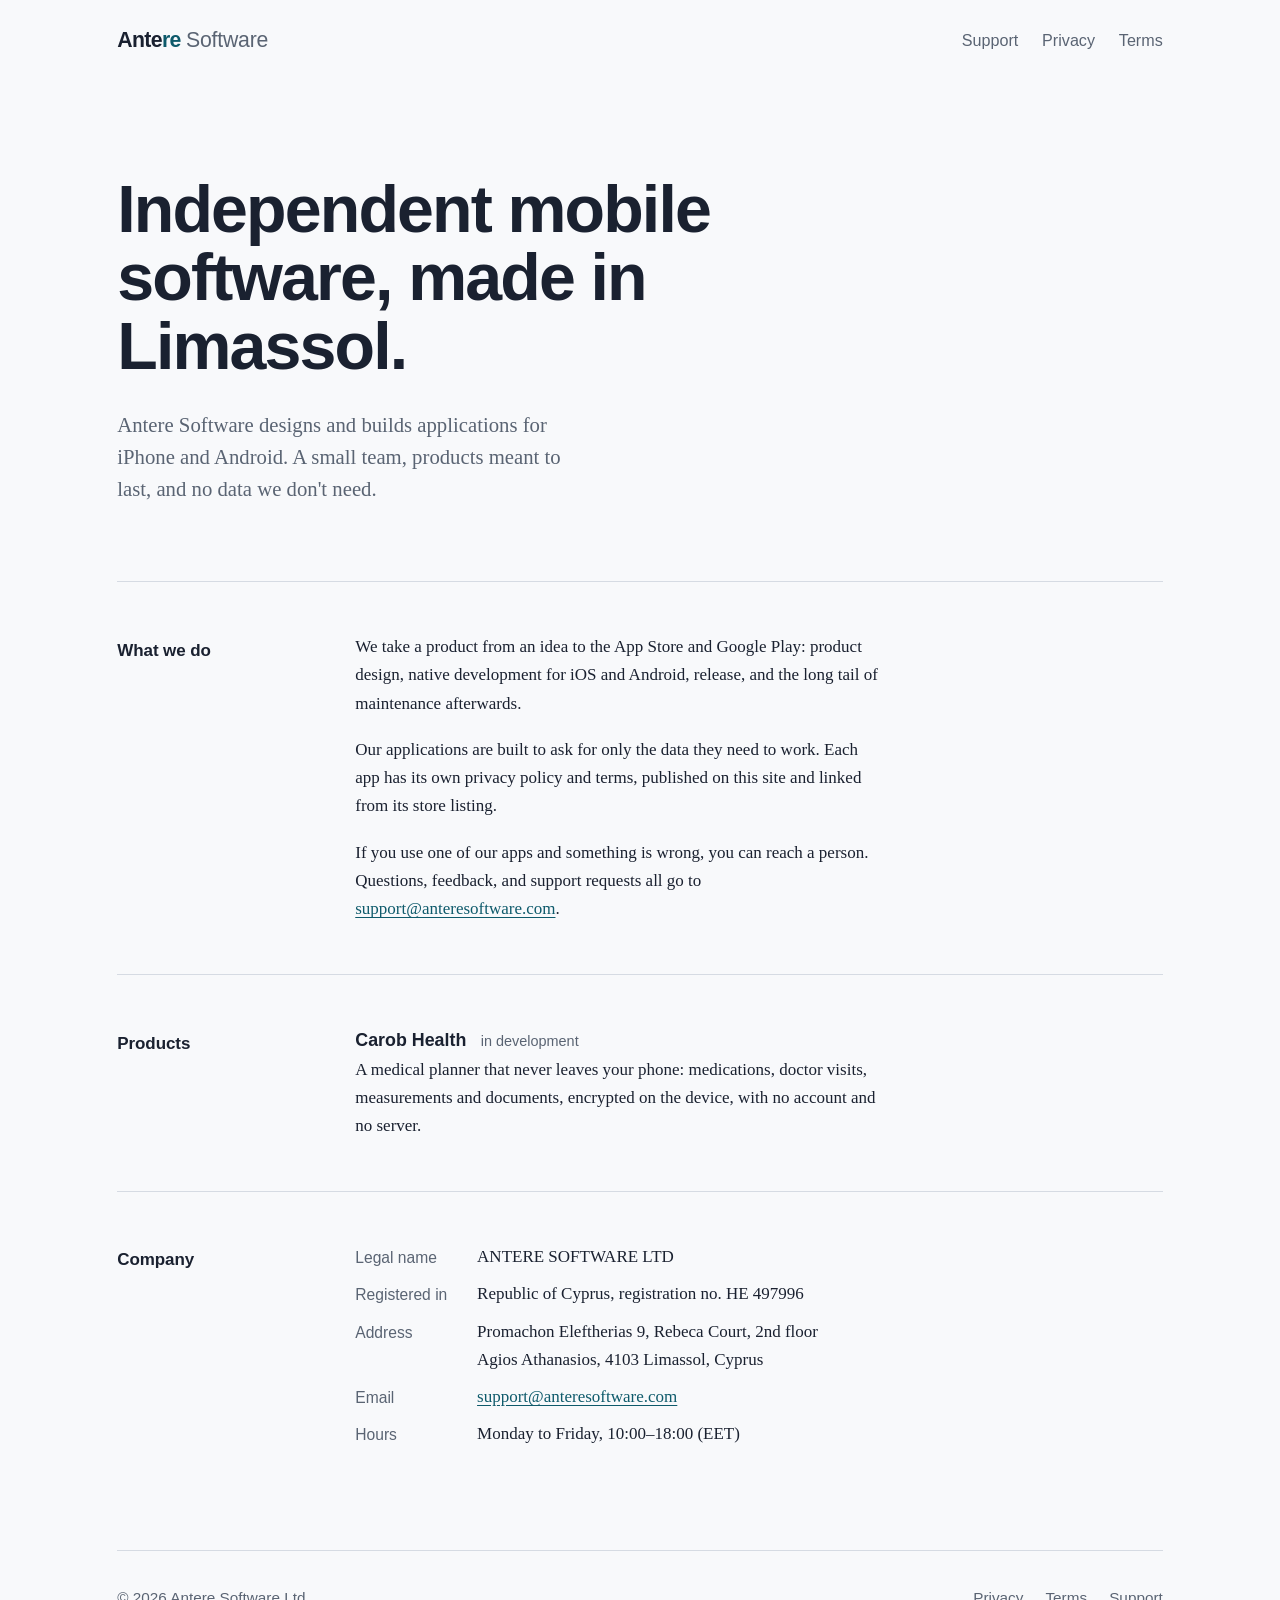
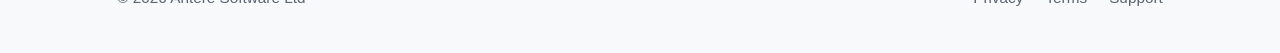
<file: index.html>
<!doctype html>
<html lang="en">
<head>
  <meta charset="utf-8">
  <meta name="viewport" content="width=device-width, initial-scale=1">
  <meta name="color-scheme" content="light dark">
  <script>if(/[?&]embed(=|&|$)/.test(location.search))document.documentElement.classList.add('embed')</script>
  <title>Antere Software — mobile apps for iPhone and Android, Limassol, Cyprus</title>
  <meta name="description" content="Antere Software Ltd is an independent software company in Limassol, Cyprus. We design and build mobile applications for iOS and Android.">
  <link rel="stylesheet" href="style.css?v=2">
  <link rel="icon" href="favicon.svg" type="image/svg+xml">
</head>
<body>
<div class="wrap">

  <header class="site-header">
    <a class="brand" href="/" aria-label="Antere Software home">Ante<span class="re">re</span> <span class="co">Software</span></a>
    <nav class="site-nav" aria-label="Site">
      <a href="/support.html">Support</a>
      <a href="/privacy.html">Privacy</a>
      <a href="/terms.html">Terms</a>
    </nav>
  </header>

  <main>
    <section class="hero">
      <h1>Independent mobile software, made in Limassol.</h1>
      <p>Antere Software designs and builds applications for iPhone and Android. A small team, products meant to last, and no data we don't need.</p>
    </section>

    <section class="row" aria-labelledby="what">
      <h2 id="what">What we do</h2>
      <div class="content">
        <p>We take a product from an idea to the App Store and Google Play: product design, native development for iOS and Android, release, and the long tail of maintenance afterwards.</p>
        <p>Our applications are built to ask for only the data they need to work. Each app has its own privacy policy and terms, published on this site and linked from its store listing.</p>
        <p>If you use one of our apps and something is wrong, you can reach a person. Questions, feedback, and support requests all go to <a href="mailto:support@anteresoftware.com">support@anteresoftware.com</a>.</p>
      </div>
    </section>

    <section class="row" aria-labelledby="products">
      <h2 id="products">Products</h2>
      <div class="content">
        <p class="product">
          <a href="/apps/carob-health/">Carob Health</a>
          <span class="product-status">in development</span><br>
          A medical planner that never leaves your phone: medications, doctor visits, measurements and documents, encrypted on the device, with no account and no server.
        </p>
      </div>
    </section>

    <section class="row" aria-labelledby="company">
      <h2 id="company">Company</h2>
      <div class="content">
        <dl class="facts">
          <dt>Legal name</dt>
          <dd>ANTERE SOFTWARE LTD</dd>

          <dt>Registered in</dt>
          <dd>Republic of Cyprus, registration no. HE 497996</dd>

          <dt>Address</dt>
          <dd>Promachon Eleftherias 9, Rebeca Court, 2nd floor<br>Agios Athanasios, 4103 Limassol, Cyprus</dd>

          <dt>Email</dt>
          <dd><a href="mailto:support@anteresoftware.com">support@anteresoftware.com</a></dd>

          <!-- Uncomment once you have a public business number:
          <dt>Phone</dt>
          <dd>+357 00 000000</dd>
          -->

          <dt>Hours</dt>
          <dd>Monday to Friday, 10:00–18:00 (EET)</dd>
        </dl>
      </div>
    </section>
  </main>

  <footer class="site-footer">
    <div>© 2026 Antere Software Ltd</div>
    <nav aria-label="Legal">
      <a href="/privacy.html">Privacy</a>
      <a href="/terms.html">Terms</a>
      <a href="/support.html">Support</a>
    </nav>
  </footer>

</div>
</body>
</html>
</file>
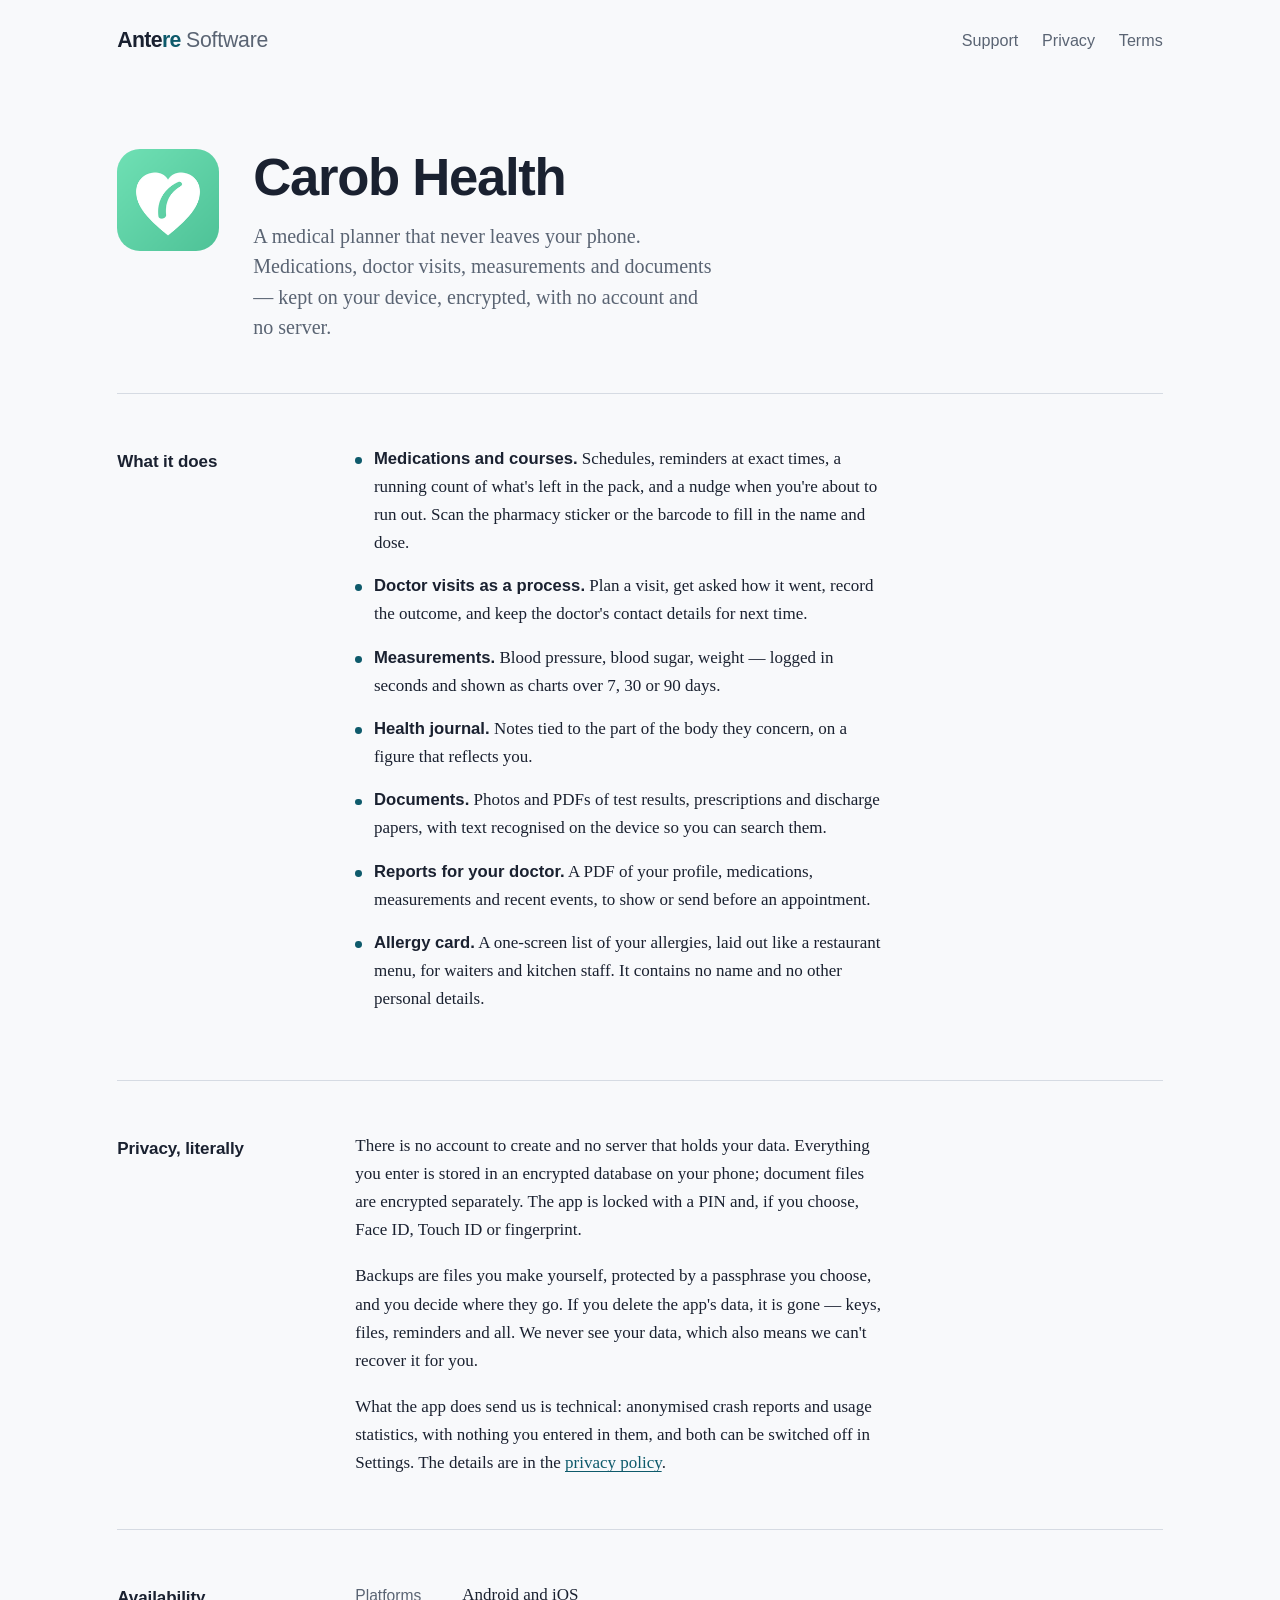
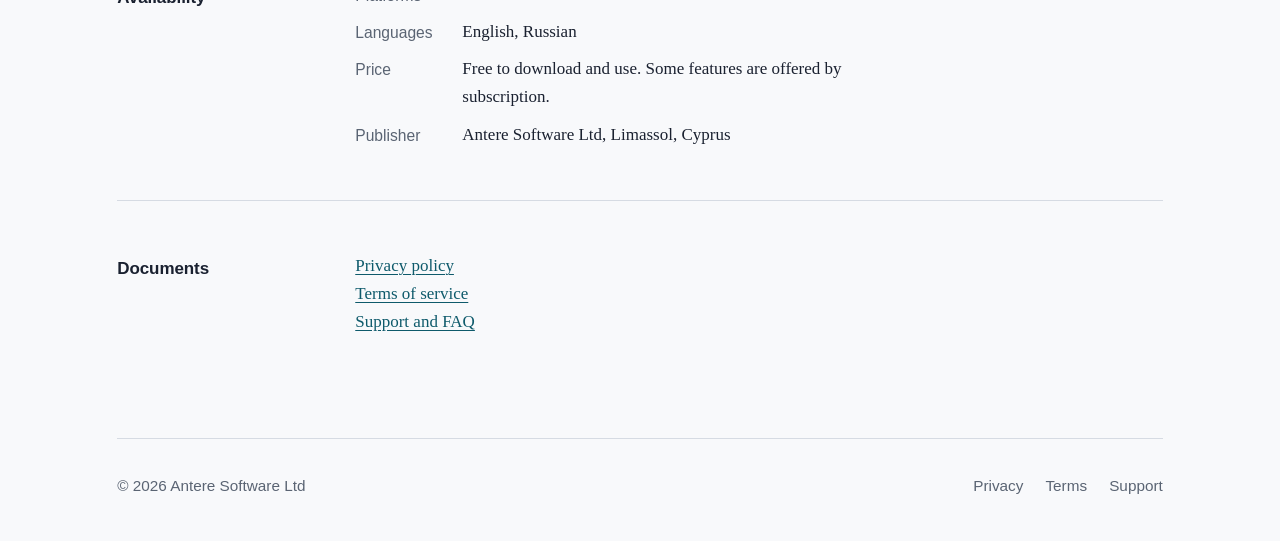
<file: apps/carob-health/index.html>
<!doctype html>
<html lang="en">
<head>
  <meta charset="utf-8">
  <meta name="viewport" content="width=device-width, initial-scale=1">
  <meta name="color-scheme" content="light dark">
  <script>if(/[?&]embed(=|&|$)/.test(location.search))document.documentElement.classList.add('embed')</script>
  <title>Carob Health — a private medical planner for your phone</title>
  <meta name="description" content="Carob Health keeps medications, doctor visits, measurements and medical documents on your device, encrypted, with no account and no server. By Antere Software.">
  <link rel="stylesheet" href="/style.css?v=2">
  <link rel="icon" href="/favicon.svg" type="image/svg+xml">
</head>
<body>
<div class="wrap">

  <header class="site-header">
    <a class="brand" href="/" aria-label="Antere Software home">Ante<span class="re">re</span> <span class="co">Software</span></a>
    <nav class="site-nav" aria-label="Site">
      <a href="/support.html">Support</a>
      <a href="/privacy.html">Privacy</a>
      <a href="/terms.html">Terms</a>
    </nav>
  </header>

  <main>
    <section class="app-hero">
      <img src="/apps/carob-health/icon-192.png" srcset="/apps/carob-health/icon-384.png 2x" alt="Carob Health app icon: a white heart with a carob pod on a teal background">
      <div>
        <h1>Carob Health</h1>
        <p class="tagline">A medical planner that never leaves your phone. Medications, doctor visits, measurements and documents — kept on your device, encrypted, with no account and no server.</p>
      </div>
    </section>

    <!-- Store badges: download the official assets from Apple and Google and link
         them here once the app is live. Do not draw your own.
         Apple: https://developer.apple.com/app-store/marketing/guidelines/
         Google: https://play.google.com/intl/en_us/badges/ -->

    <section class="row" aria-labelledby="what">
      <h2 id="what">What it does</h2>
      <div class="content">
        <ul class="feature-list">
          <li><strong>Medications and courses.</strong> Schedules, reminders at exact times, a running count of what's left in the pack, and a nudge when you're about to run out. Scan the pharmacy sticker or the barcode to fill in the name and dose.</li>
          <li><strong>Doctor visits as a process.</strong> Plan a visit, get asked how it went, record the outcome, and keep the doctor's contact details for next time.</li>
          <li><strong>Measurements.</strong> Blood pressure, blood sugar, weight — logged in seconds and shown as charts over 7, 30 or 90 days.</li>
          <li><strong>Health journal.</strong> Notes tied to the part of the body they concern, on a figure that reflects you.</li>
          <li><strong>Documents.</strong> Photos and PDFs of test results, prescriptions and discharge papers, with text recognised on the device so you can search them.</li>
          <li><strong>Reports for your doctor.</strong> A PDF of your profile, medications, measurements and recent events, to show or send before an appointment.</li>
          <li><strong>Allergy card.</strong> A one-screen list of your allergies, laid out like a restaurant menu, for waiters and kitchen staff. It contains no name and no other personal details.</li>
        </ul>
      </div>
    </section>

    <section class="row" aria-labelledby="privacy">
      <h2 id="privacy">Privacy, literally</h2>
      <div class="content">
        <p>There is no account to create and no server that holds your data. Everything you enter is stored in an encrypted database on your phone; document files are encrypted separately. The app is locked with a PIN and, if you choose, Face ID, Touch ID or fingerprint.</p>
        <p>Backups are files you make yourself, protected by a passphrase you choose, and you decide where they go. If you delete the app's data, it is gone — keys, files, reminders and all. We never see your data, which also means we can't recover it for you.</p>
        <p>What the app does send us is technical: anonymised crash reports and usage statistics, with nothing you entered in them, and both can be switched off in Settings. The details are in the <a href="/apps/carob-health/privacy.html">privacy policy</a>.</p>
      </div>
    </section>

    <section class="row" aria-labelledby="availability">
      <h2 id="availability">Availability</h2>
      <div class="content">
        <dl class="facts">
          <dt>Platforms</dt>
          <dd>Android and iOS</dd>
          <dt>Languages</dt>
          <dd>English, Russian</dd>
          <dt>Price</dt>
          <dd>Free to download and use. Some features are offered by subscription.<!-- until the subscription ships, shorten to just "Free" --></dd>
          <dt>Publisher</dt>
          <dd>Antere Software Ltd, Limassol, Cyprus</dd>
        </dl>
      </div>
    </section>

    <section class="row" aria-labelledby="docs">
      <h2 id="docs">Documents</h2>
      <div class="content">
        <p><a href="/apps/carob-health/privacy.html">Privacy policy</a><br>
           <a href="/apps/carob-health/terms.html">Terms of service</a><br>
           <a href="/apps/carob-health/support.html">Support and FAQ</a></p>
      </div>
    </section>
  </main>

  <footer class="site-footer">
    <div>© 2026 Antere Software Ltd</div>
    <nav aria-label="Legal">
      <a href="/privacy.html">Privacy</a>
      <a href="/terms.html">Terms</a>
      <a href="/support.html">Support</a>
    </nav>
  </footer>

</div>
</body>
</html>
</file>
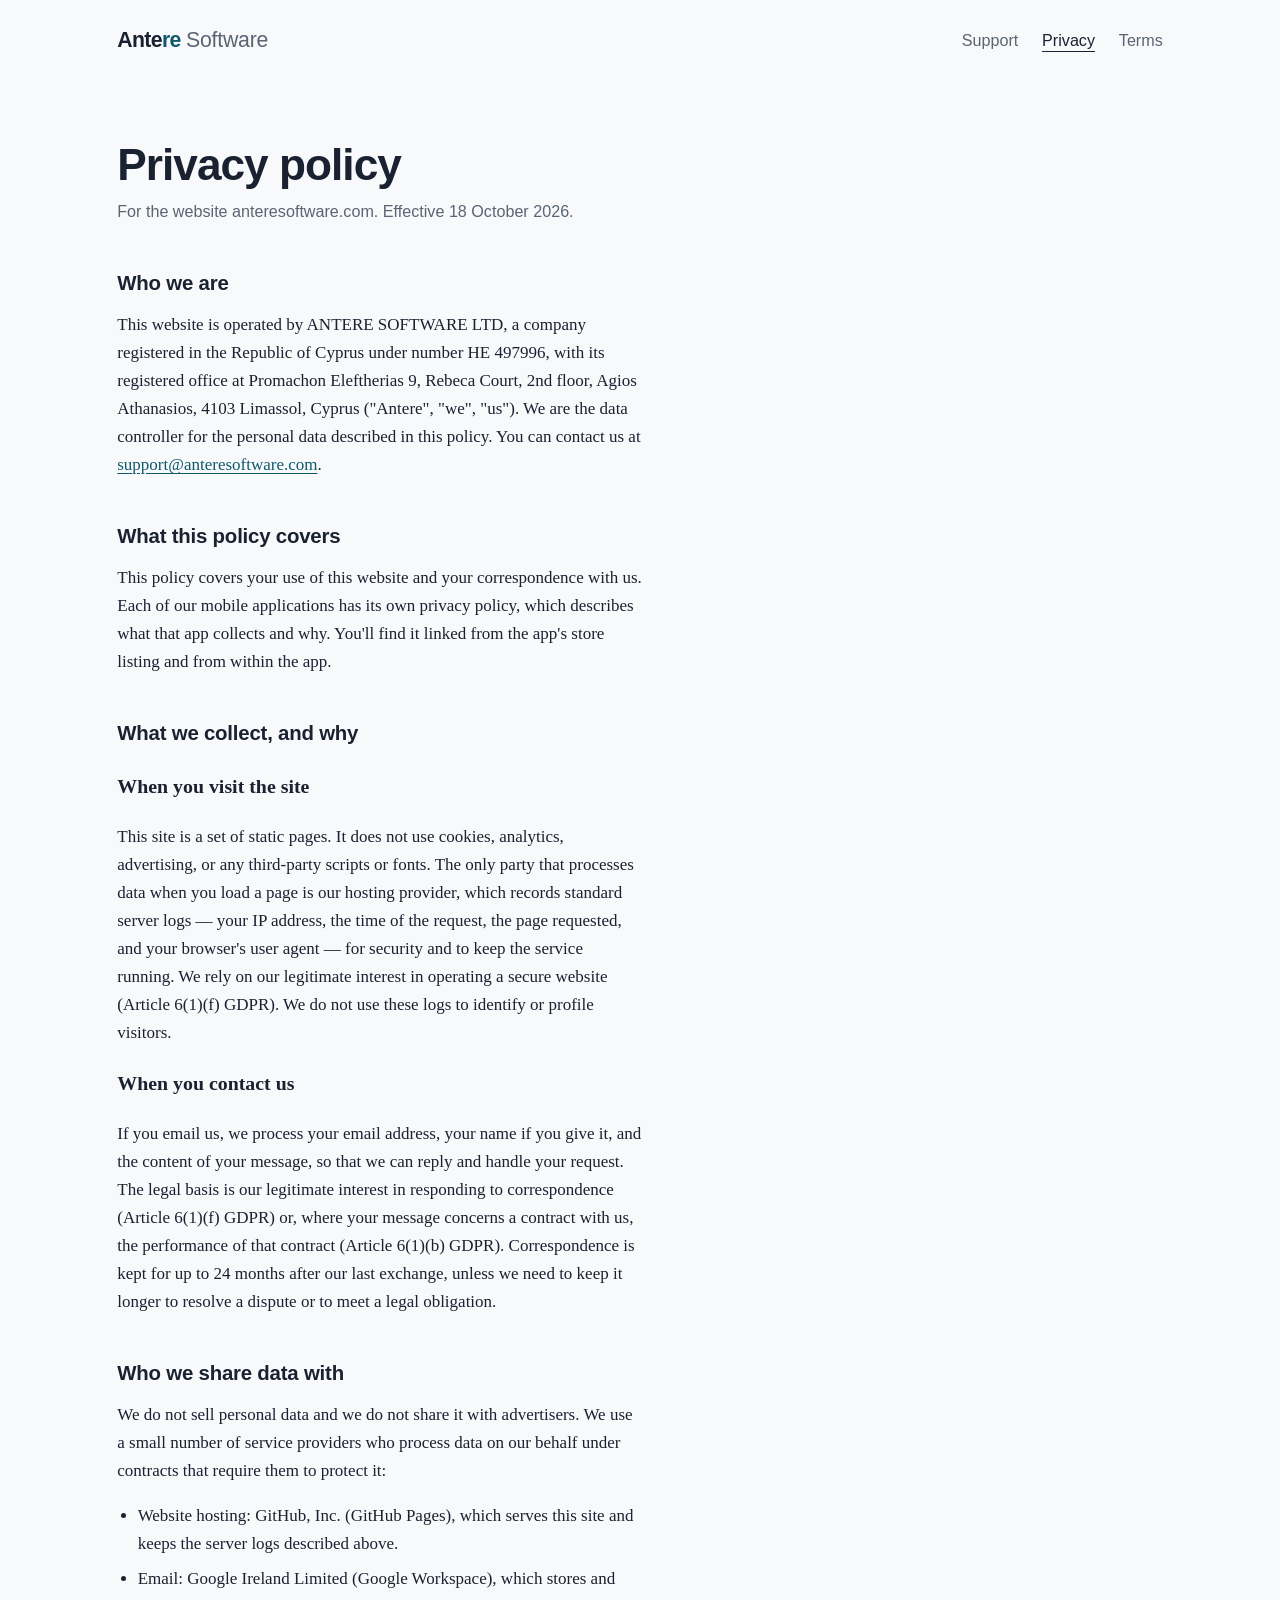
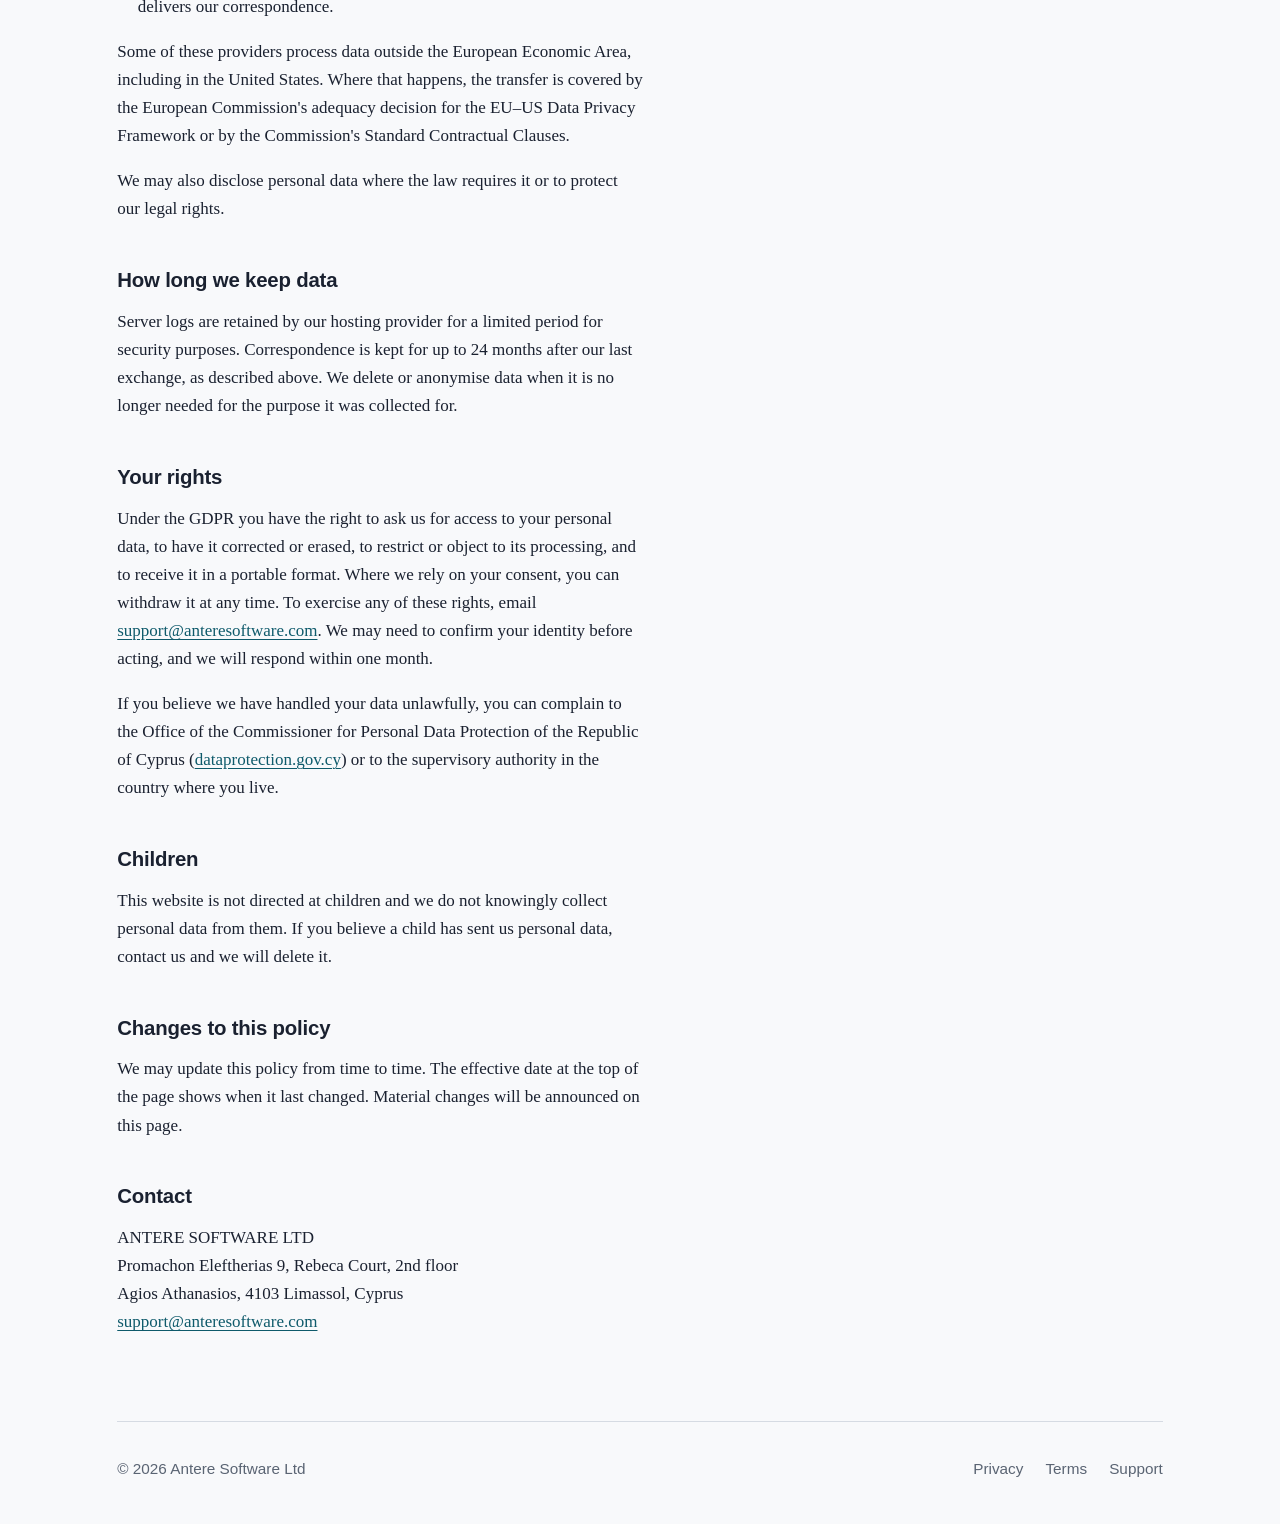
<file: privacy.html>
<!doctype html>
<html lang="en">
<head>
  <meta charset="utf-8">
  <meta name="viewport" content="width=device-width, initial-scale=1">
  <meta name="color-scheme" content="light dark">
  <script>if(/[?&]embed(=|&|$)/.test(location.search))document.documentElement.classList.add('embed')</script>
  <title>Privacy policy — Antere Software</title>
  <meta name="description" content="Privacy policy for the anteresoftware.com website, operated by Antere Software Ltd.">
  <link rel="stylesheet" href="style.css?v=2">
  <link rel="icon" href="favicon.svg" type="image/svg+xml">
</head>
<body>
<div class="wrap">

  <header class="site-header">
    <a class="brand" href="/" aria-label="Antere Software home">Ante<span class="re">re</span> <span class="co">Software</span></a>
    <nav class="site-nav" aria-label="Site">
      <a href="/support.html">Support</a>
      <a href="/privacy.html" aria-current="page">Privacy</a>
      <a href="/terms.html">Terms</a>
    </nav>
  </header>

  <main class="page">
    <h1>Privacy policy</h1>
    <p class="meta">For the website anteresoftware.com. Effective 18 October 2026.</p>

    <div class="prose">
      <h2>Who we are</h2>
      <p>This website is operated by ANTERE SOFTWARE LTD, a company registered in the Republic of Cyprus under number HE 497996, with its registered office at Promachon Eleftherias 9, Rebeca Court, 2nd floor, Agios Athanasios, 4103 Limassol, Cyprus ("Antere", "we", "us"). We are the data controller for the personal data described in this policy. You can contact us at <a href="mailto:support@anteresoftware.com">support@anteresoftware.com</a>.</p>

      <h2>What this policy covers</h2>
      <p>This policy covers your use of this website and your correspondence with us. Each of our mobile applications has its own privacy policy, which describes what that app collects and why. You'll find it linked from the app's store listing and from within the app.</p>

      <h2>What we collect, and why</h2>
      <h3>When you visit the site</h3>
      <p>This site is a set of static pages. It does not use cookies, analytics, advertising, or any third-party scripts or fonts. The only party that processes data when you load a page is our hosting provider, which records standard server logs — your IP address, the time of the request, the page requested, and your browser's user agent — for security and to keep the service running. We rely on our legitimate interest in operating a secure website (Article 6(1)(f) GDPR). We do not use these logs to identify or profile visitors.</p>

      <h3>When you contact us</h3>
      <p>If you email us, we process your email address, your name if you give it, and the content of your message, so that we can reply and handle your request. The legal basis is our legitimate interest in responding to correspondence (Article 6(1)(f) GDPR) or, where your message concerns a contract with us, the performance of that contract (Article 6(1)(b) GDPR). Correspondence is kept for up to 24 months after our last exchange, unless we need to keep it longer to resolve a dispute or to meet a legal obligation.</p>

      <h2>Who we share data with</h2>
      <p>We do not sell personal data and we do not share it with advertisers. We use a small number of service providers who process data on our behalf under contracts that require them to protect it:</p>
      <ul>
        <li>Website hosting: GitHub, Inc. (GitHub Pages), which serves this site and keeps the server logs described above.</li>
        <li>Email: Google Ireland Limited (Google Workspace), which stores and delivers our correspondence.</li>
      </ul>
      <p>Some of these providers process data outside the European Economic Area, including in the United States. Where that happens, the transfer is covered by the European Commission's adequacy decision for the EU–US Data Privacy Framework or by the Commission's Standard Contractual Clauses.</p>
      <p>We may also disclose personal data where the law requires it or to protect our legal rights.</p>

      <h2>How long we keep data</h2>
      <p>Server logs are retained by our hosting provider for a limited period for security purposes. Correspondence is kept for up to 24 months after our last exchange, as described above. We delete or anonymise data when it is no longer needed for the purpose it was collected for.</p>

      <h2>Your rights</h2>
      <p>Under the GDPR you have the right to ask us for access to your personal data, to have it corrected or erased, to restrict or object to its processing, and to receive it in a portable format. Where we rely on your consent, you can withdraw it at any time. To exercise any of these rights, email <a href="mailto:support@anteresoftware.com">support@anteresoftware.com</a>. We may need to confirm your identity before acting, and we will respond within one month.</p>
      <p>If you believe we have handled your data unlawfully, you can complain to the Office of the Commissioner for Personal Data Protection of the Republic of Cyprus (<a href="https://www.dataprotection.gov.cy" rel="noopener">dataprotection.gov.cy</a>) or to the supervisory authority in the country where you live.</p>

      <h2>Children</h2>
      <p>This website is not directed at children and we do not knowingly collect personal data from them. If you believe a child has sent us personal data, contact us and we will delete it.</p>

      <h2>Changes to this policy</h2>
      <p>We may update this policy from time to time. The effective date at the top of the page shows when it last changed. Material changes will be announced on this page.</p>

      <h2>Contact</h2>
      <address>
        ANTERE SOFTWARE LTD<br>
        Promachon Eleftherias 9, Rebeca Court, 2nd floor<br>
        Agios Athanasios, 4103 Limassol, Cyprus<br>
        <a href="mailto:support@anteresoftware.com">support@anteresoftware.com</a>
      </address>
    </div>
  </main>

  <footer class="site-footer">
    <div>© 2026 Antere Software Ltd</div>
    <nav aria-label="Legal">
      <a href="/privacy.html">Privacy</a>
      <a href="/terms.html">Terms</a>
      <a href="/support.html">Support</a>
    </nav>
  </footer>

</div>
</body>
</html>
</file>
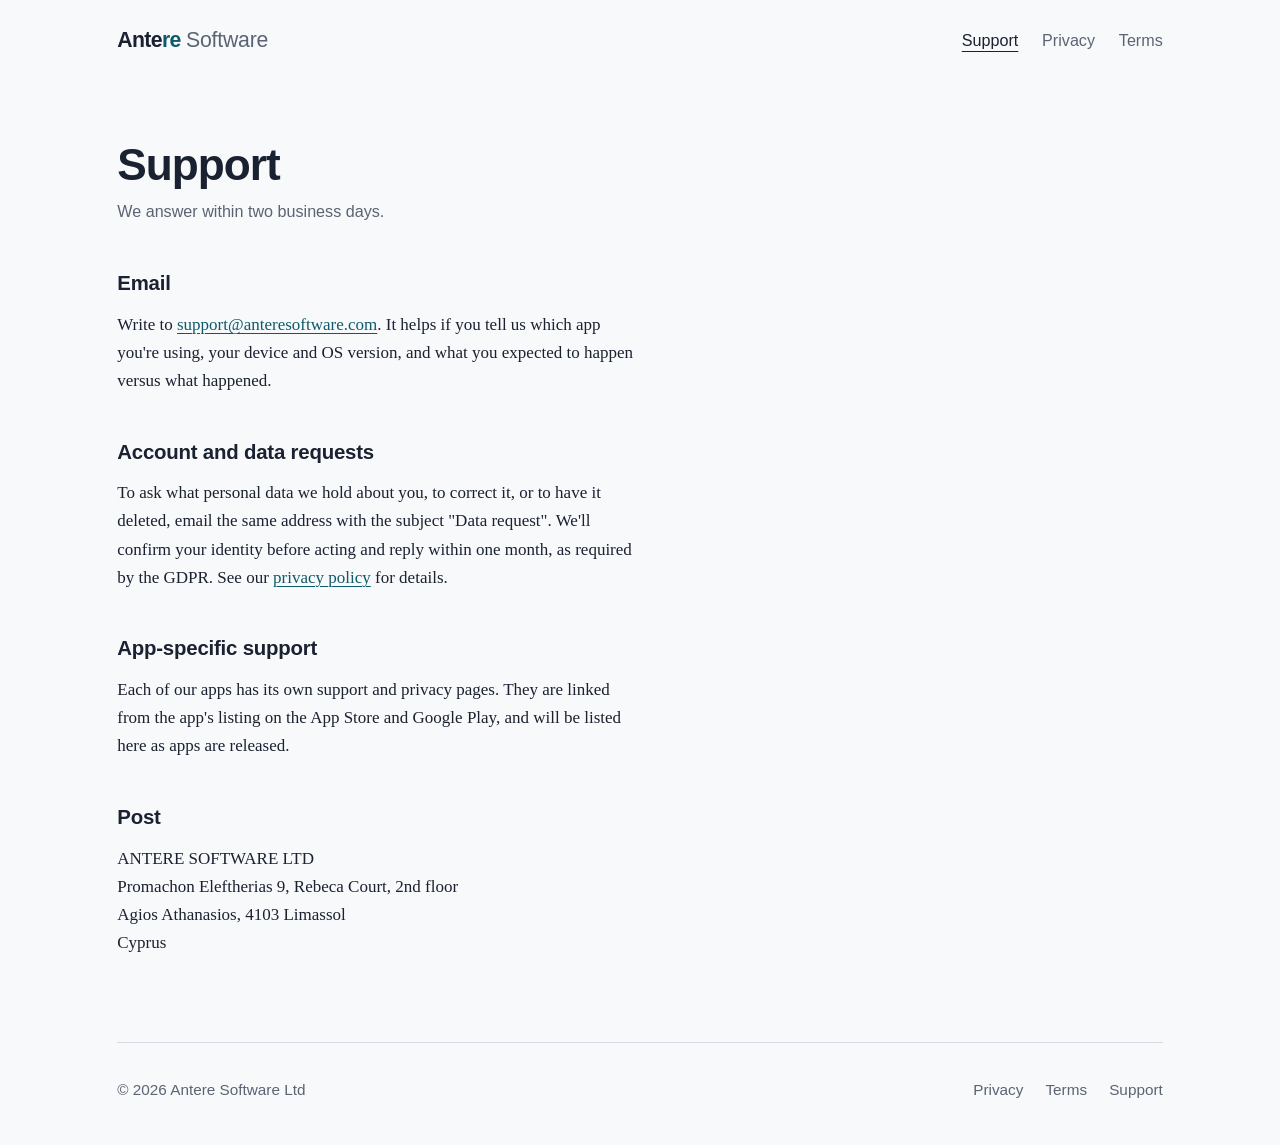
<file: support.html>
<!doctype html>
<html lang="en">
<head>
  <meta charset="utf-8">
  <meta name="viewport" content="width=device-width, initial-scale=1">
  <meta name="color-scheme" content="light dark">
  <script>if(/[?&]embed(=|&|$)/.test(location.search))document.documentElement.classList.add('embed')</script>
  <title>Support — Antere Software</title>
  <meta name="description" content="How to contact Antere Software Ltd for support, questions, and feedback about our apps.">
  <link rel="stylesheet" href="style.css?v=2">
  <link rel="icon" href="favicon.svg" type="image/svg+xml">
</head>
<body>
<div class="wrap">

  <header class="site-header">
    <a class="brand" href="/" aria-label="Antere Software home">Ante<span class="re">re</span> <span class="co">Software</span></a>
    <nav class="site-nav" aria-label="Site">
      <a href="/support.html" aria-current="page">Support</a>
      <a href="/privacy.html">Privacy</a>
      <a href="/terms.html">Terms</a>
    </nav>
  </header>

  <main class="page">
    <h1>Support</h1>
    <p class="meta">We answer within two business days.</p>

    <div class="prose">
      <h2>Email</h2>
      <p>Write to <a href="mailto:support@anteresoftware.com">support@anteresoftware.com</a>. It helps if you tell us which app you're using, your device and OS version, and what you expected to happen versus what happened.</p>

      <h2>Account and data requests</h2>
      <p>To ask what personal data we hold about you, to correct it, or to have it deleted, email the same address with the subject "Data request". We'll confirm your identity before acting and reply within one month, as required by the GDPR. See our <a href="/privacy.html">privacy policy</a> for details.</p>

      <h2>App-specific support</h2>
      <p>Each of our apps has its own support and privacy pages. They are linked from the app's listing on the App Store and Google Play, and will be listed here as apps are released.</p>

      <h2>Post</h2>
      <address>
        ANTERE SOFTWARE LTD<br>
        Promachon Eleftherias 9, Rebeca Court, 2nd floor<br>
        Agios Athanasios, 4103 Limassol<br>
        Cyprus
      </address>
    </div>
  </main>

  <footer class="site-footer">
    <div>© 2026 Antere Software Ltd</div>
    <nav aria-label="Legal">
      <a href="/privacy.html">Privacy</a>
      <a href="/terms.html">Terms</a>
      <a href="/support.html">Support</a>
    </nav>
  </footer>

</div>
</body>
</html>
</file>
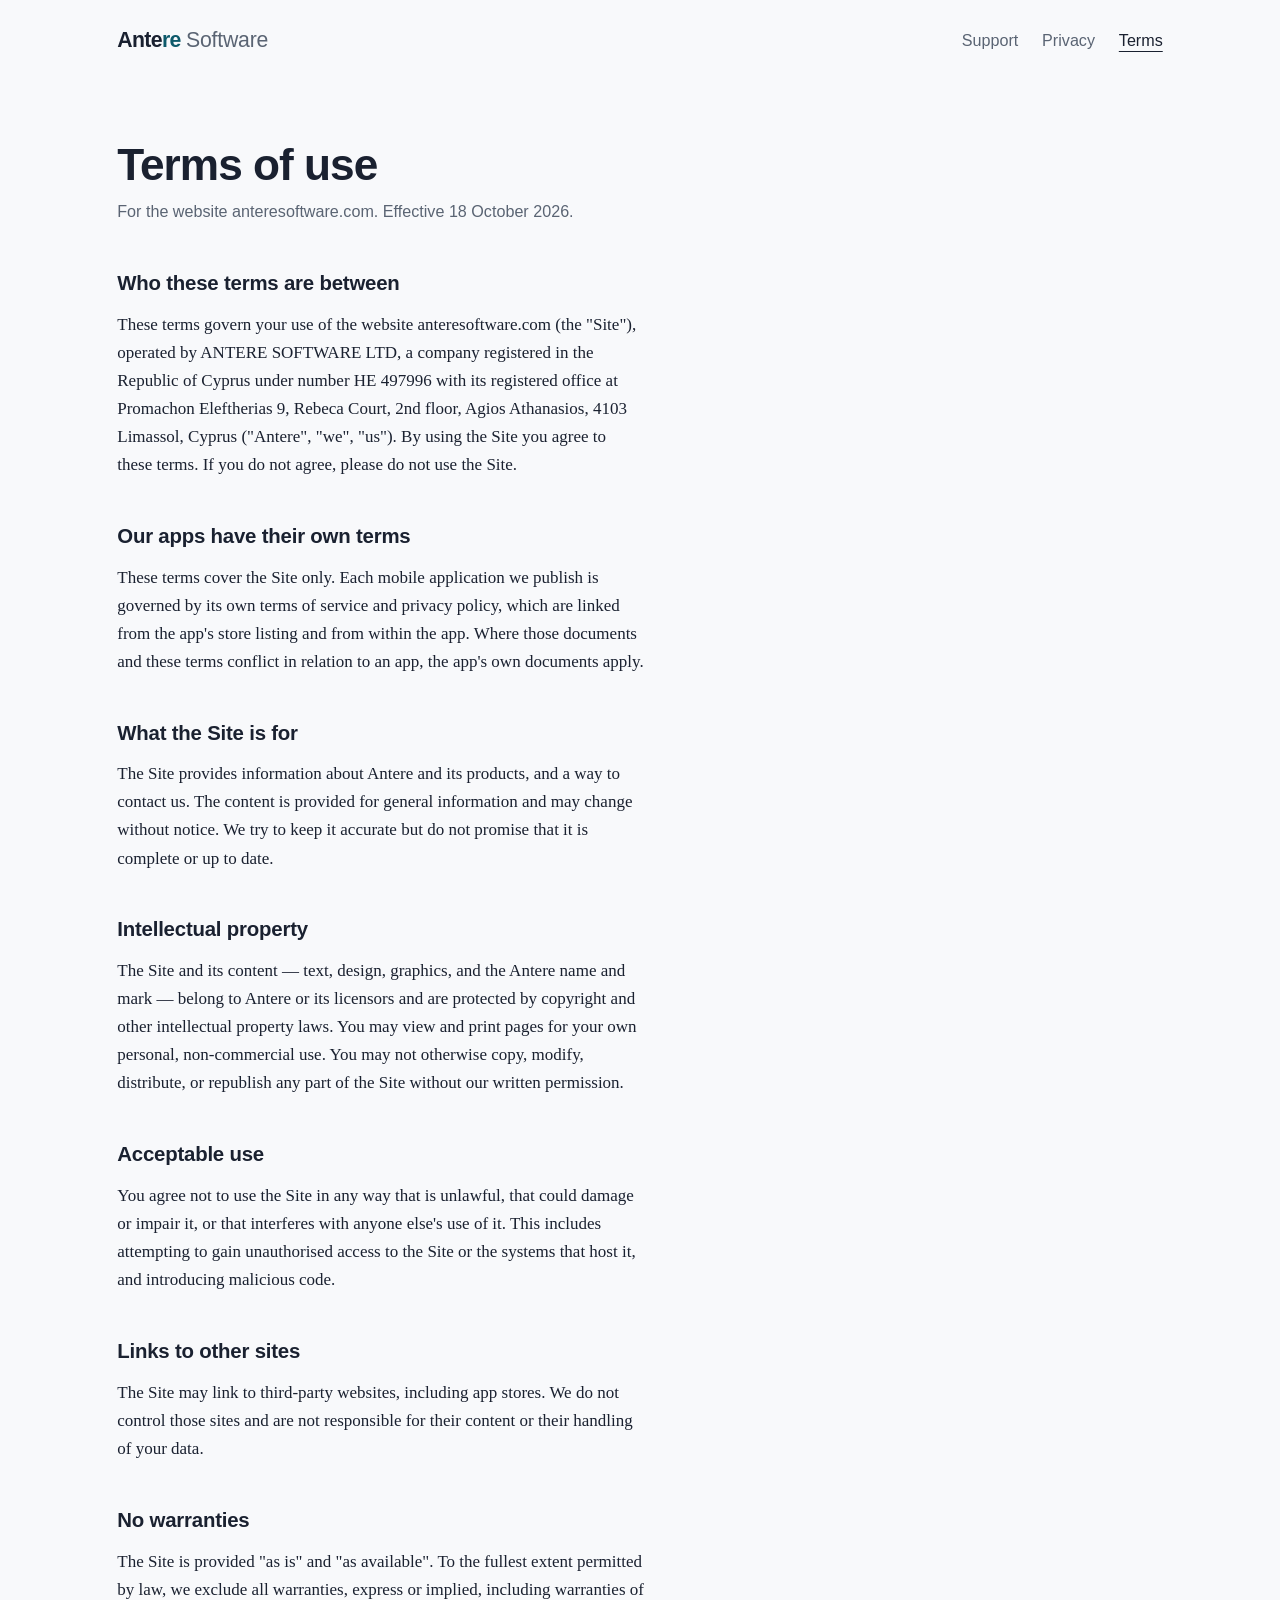
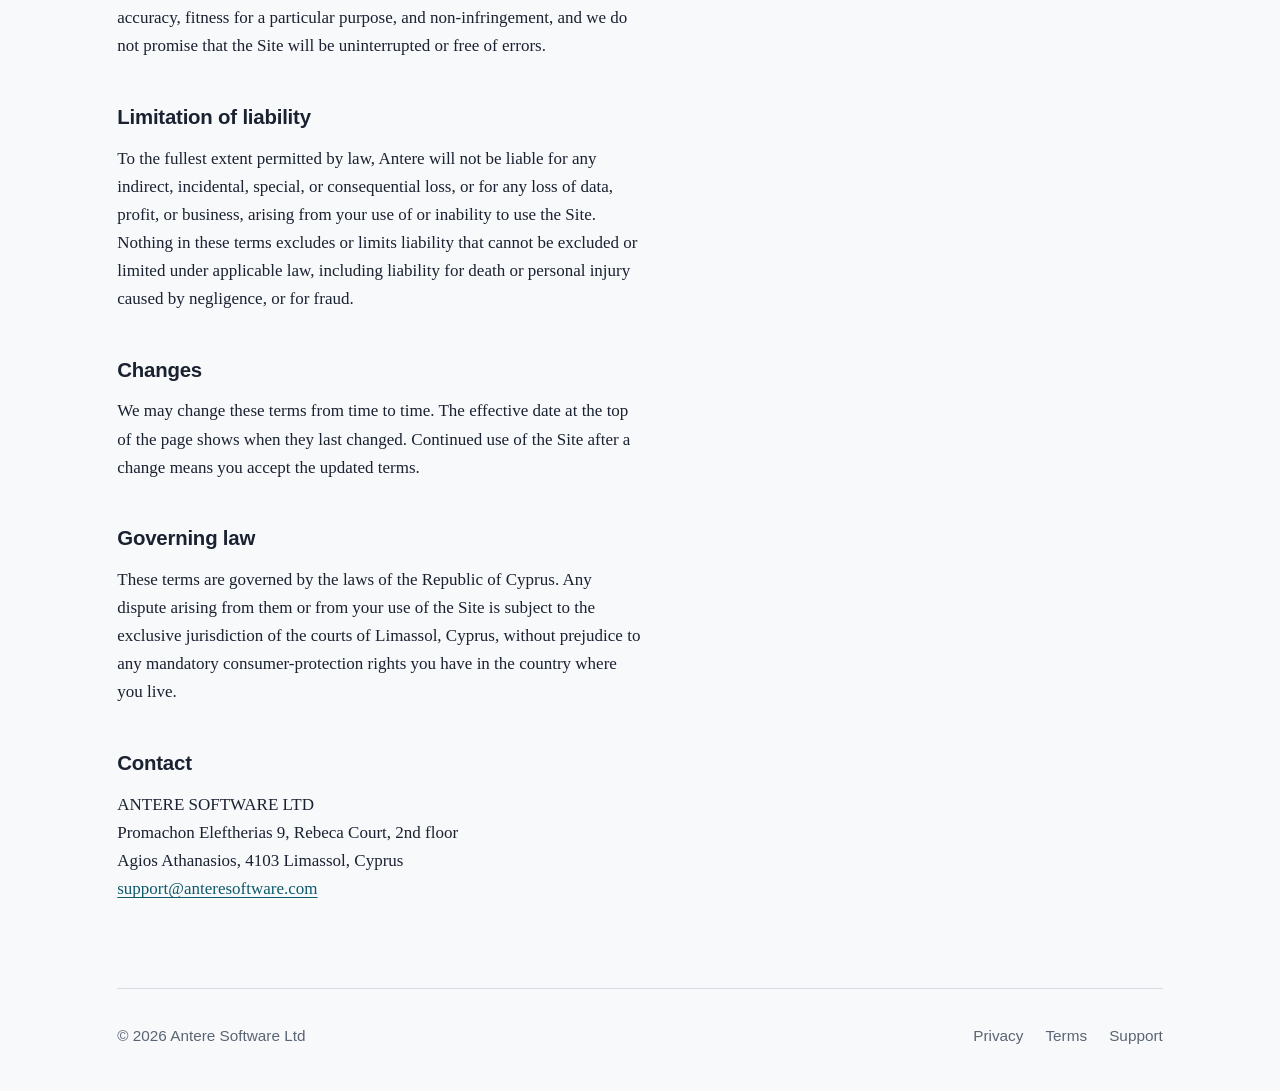
<file: terms.html>
<!doctype html>
<html lang="en">
<head>
  <meta charset="utf-8">
  <meta name="viewport" content="width=device-width, initial-scale=1">
  <meta name="color-scheme" content="light dark">
  <script>if(/[?&]embed(=|&|$)/.test(location.search))document.documentElement.classList.add('embed')</script>
  <title>Terms of use — Antere Software</title>
  <meta name="description" content="Terms of use for the anteresoftware.com website, operated by Antere Software Ltd.">
  <link rel="stylesheet" href="style.css?v=2">
  <link rel="icon" href="favicon.svg" type="image/svg+xml">
</head>
<body>
<div class="wrap">

  <header class="site-header">
    <a class="brand" href="/" aria-label="Antere Software home">Ante<span class="re">re</span> <span class="co">Software</span></a>
    <nav class="site-nav" aria-label="Site">
      <a href="/support.html">Support</a>
      <a href="/privacy.html">Privacy</a>
      <a href="/terms.html" aria-current="page">Terms</a>
    </nav>
  </header>

  <main class="page">
    <h1>Terms of use</h1>
    <p class="meta">For the website anteresoftware.com. Effective 18 October 2026.</p>

    <div class="prose">
      <h2>Who these terms are between</h2>
      <p>These terms govern your use of the website anteresoftware.com (the "Site"), operated by ANTERE SOFTWARE LTD, a company registered in the Republic of Cyprus under number HE 497996 with its registered office at Promachon Eleftherias 9, Rebeca Court, 2nd floor, Agios Athanasios, 4103 Limassol, Cyprus ("Antere", "we", "us"). By using the Site you agree to these terms. If you do not agree, please do not use the Site.</p>

      <h2>Our apps have their own terms</h2>
      <p>These terms cover the Site only. Each mobile application we publish is governed by its own terms of service and privacy policy, which are linked from the app's store listing and from within the app. Where those documents and these terms conflict in relation to an app, the app's own documents apply.</p>

      <h2>What the Site is for</h2>
      <p>The Site provides information about Antere and its products, and a way to contact us. The content is provided for general information and may change without notice. We try to keep it accurate but do not promise that it is complete or up to date.</p>

      <h2>Intellectual property</h2>
      <p>The Site and its content — text, design, graphics, and the Antere name and mark — belong to Antere or its licensors and are protected by copyright and other intellectual property laws. You may view and print pages for your own personal, non-commercial use. You may not otherwise copy, modify, distribute, or republish any part of the Site without our written permission.</p>

      <h2>Acceptable use</h2>
      <p>You agree not to use the Site in any way that is unlawful, that could damage or impair it, or that interferes with anyone else's use of it. This includes attempting to gain unauthorised access to the Site or the systems that host it, and introducing malicious code.</p>

      <h2>Links to other sites</h2>
      <p>The Site may link to third-party websites, including app stores. We do not control those sites and are not responsible for their content or their handling of your data.</p>

      <h2>No warranties</h2>
      <p>The Site is provided "as is" and "as available". To the fullest extent permitted by law, we exclude all warranties, express or implied, including warranties of accuracy, fitness for a particular purpose, and non-infringement, and we do not promise that the Site will be uninterrupted or free of errors.</p>

      <h2>Limitation of liability</h2>
      <p>To the fullest extent permitted by law, Antere will not be liable for any indirect, incidental, special, or consequential loss, or for any loss of data, profit, or business, arising from your use of or inability to use the Site. Nothing in these terms excludes or limits liability that cannot be excluded or limited under applicable law, including liability for death or personal injury caused by negligence, or for fraud.</p>

      <h2>Changes</h2>
      <p>We may change these terms from time to time. The effective date at the top of the page shows when they last changed. Continued use of the Site after a change means you accept the updated terms.</p>

      <h2>Governing law</h2>
      <p>These terms are governed by the laws of the Republic of Cyprus. Any dispute arising from them or from your use of the Site is subject to the exclusive jurisdiction of the courts of Limassol, Cyprus, without prejudice to any mandatory consumer-protection rights you have in the country where you live.</p>

      <h2>Contact</h2>
      <address>
        ANTERE SOFTWARE LTD<br>
        Promachon Eleftherias 9, Rebeca Court, 2nd floor<br>
        Agios Athanasios, 4103 Limassol, Cyprus<br>
        <a href="mailto:support@anteresoftware.com">support@anteresoftware.com</a>
      </address>
    </div>
  </main>

  <footer class="site-footer">
    <div>© 2026 Antere Software Ltd</div>
    <nav aria-label="Legal">
      <a href="/privacy.html">Privacy</a>
      <a href="/terms.html">Terms</a>
      <a href="/support.html">Support</a>
    </nav>
  </footer>

</div>
</body>
</html>
</file>
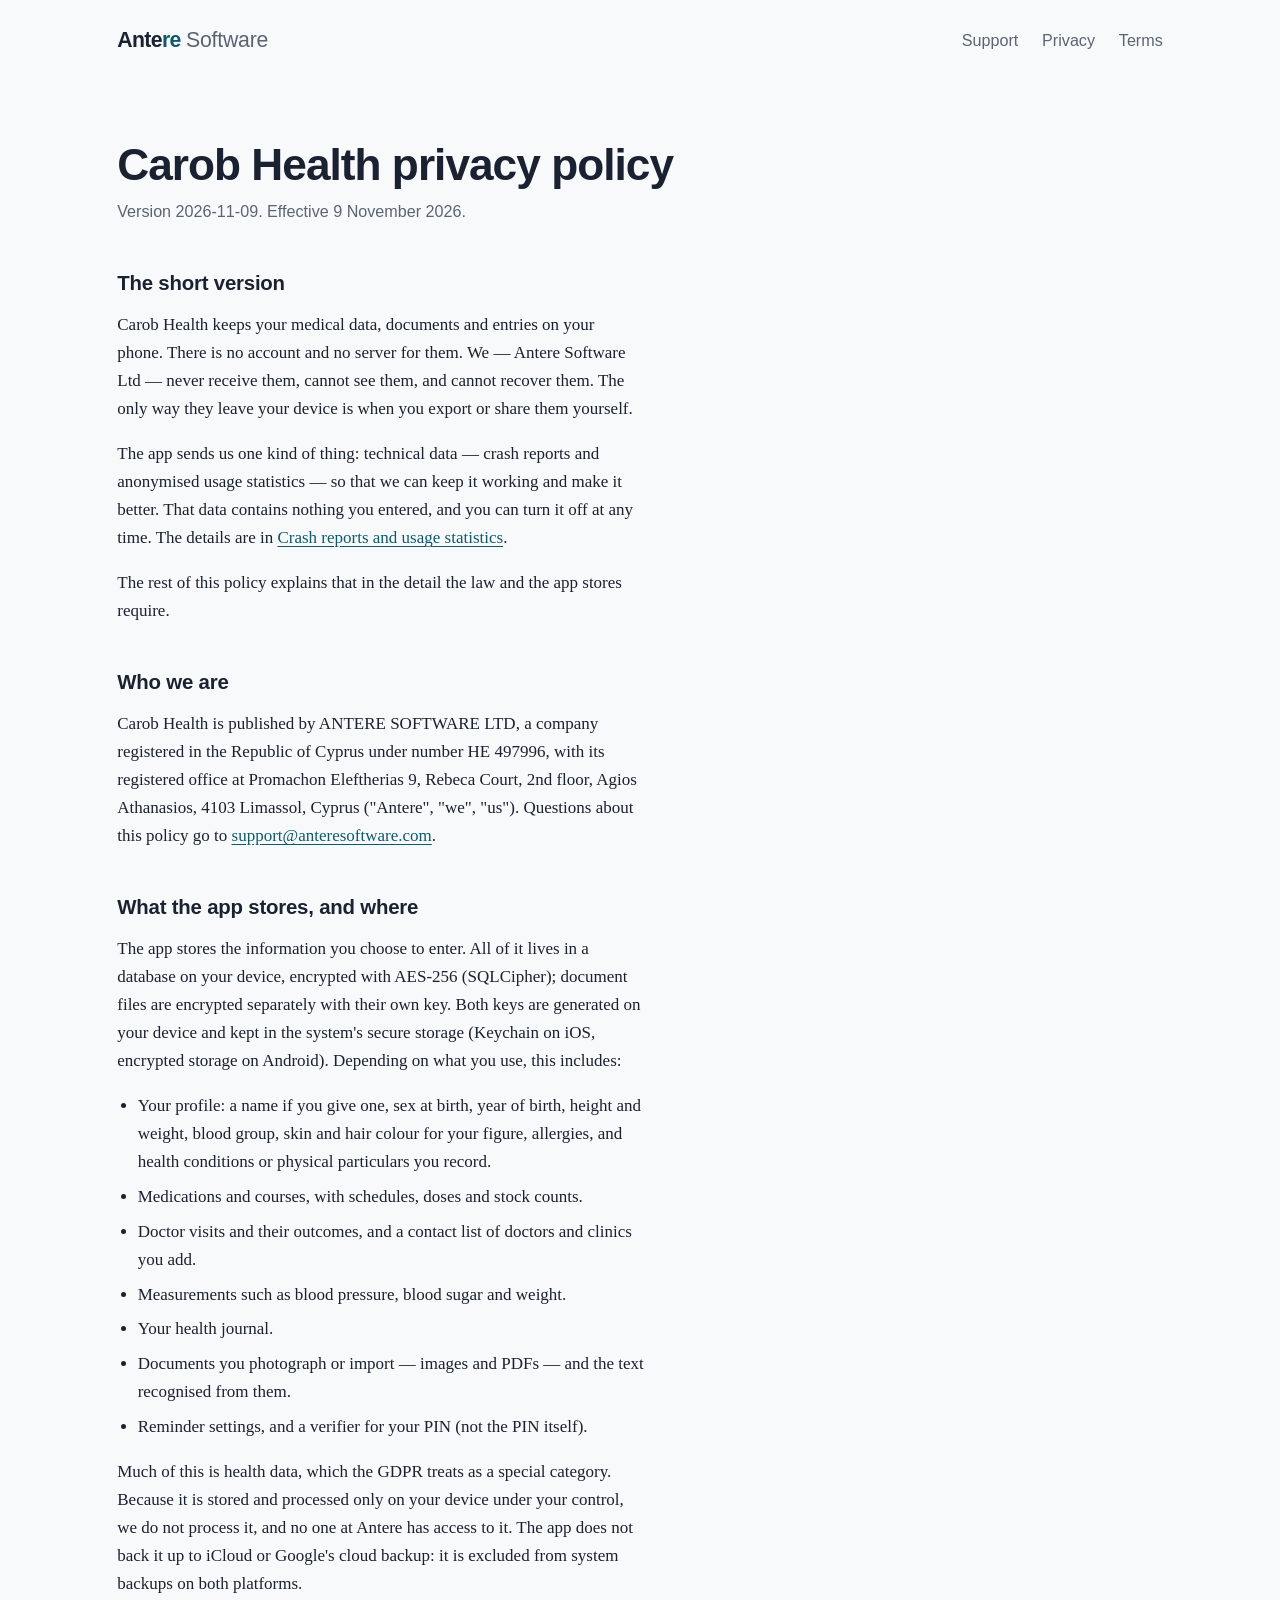
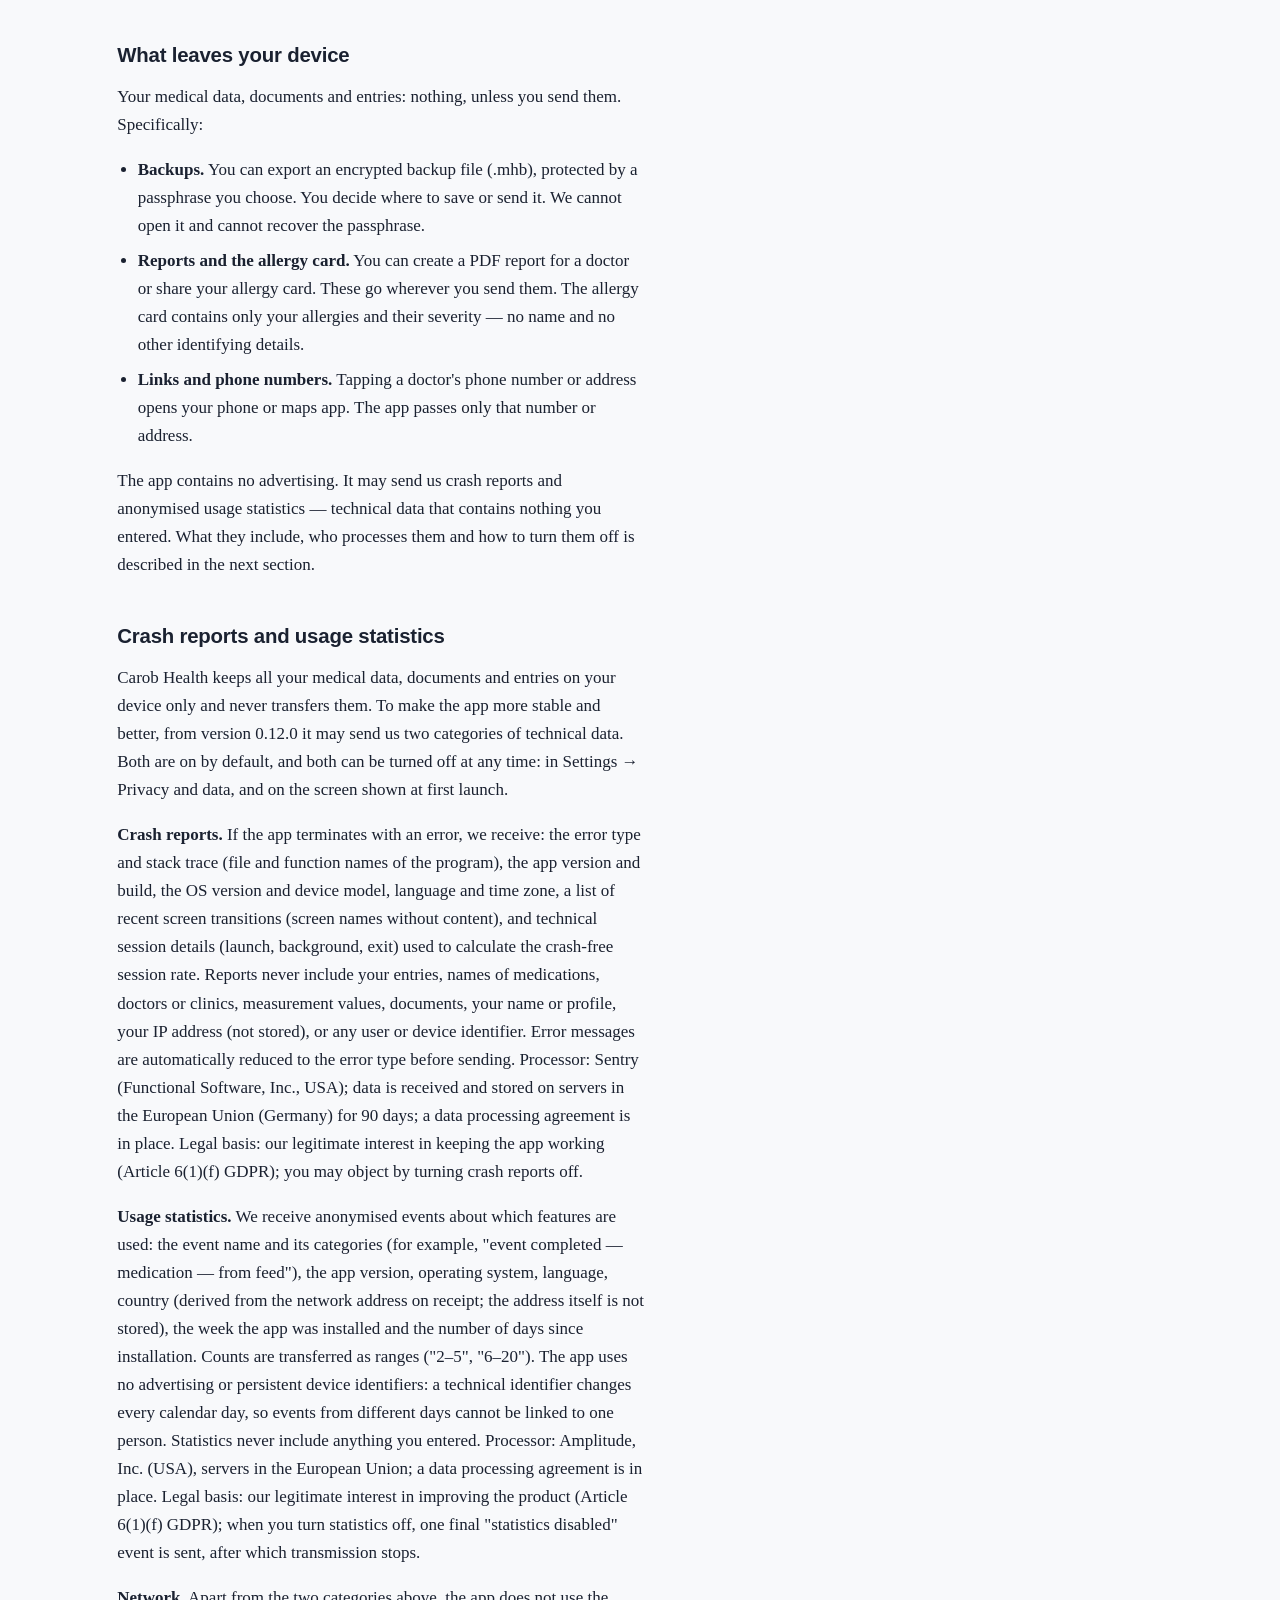
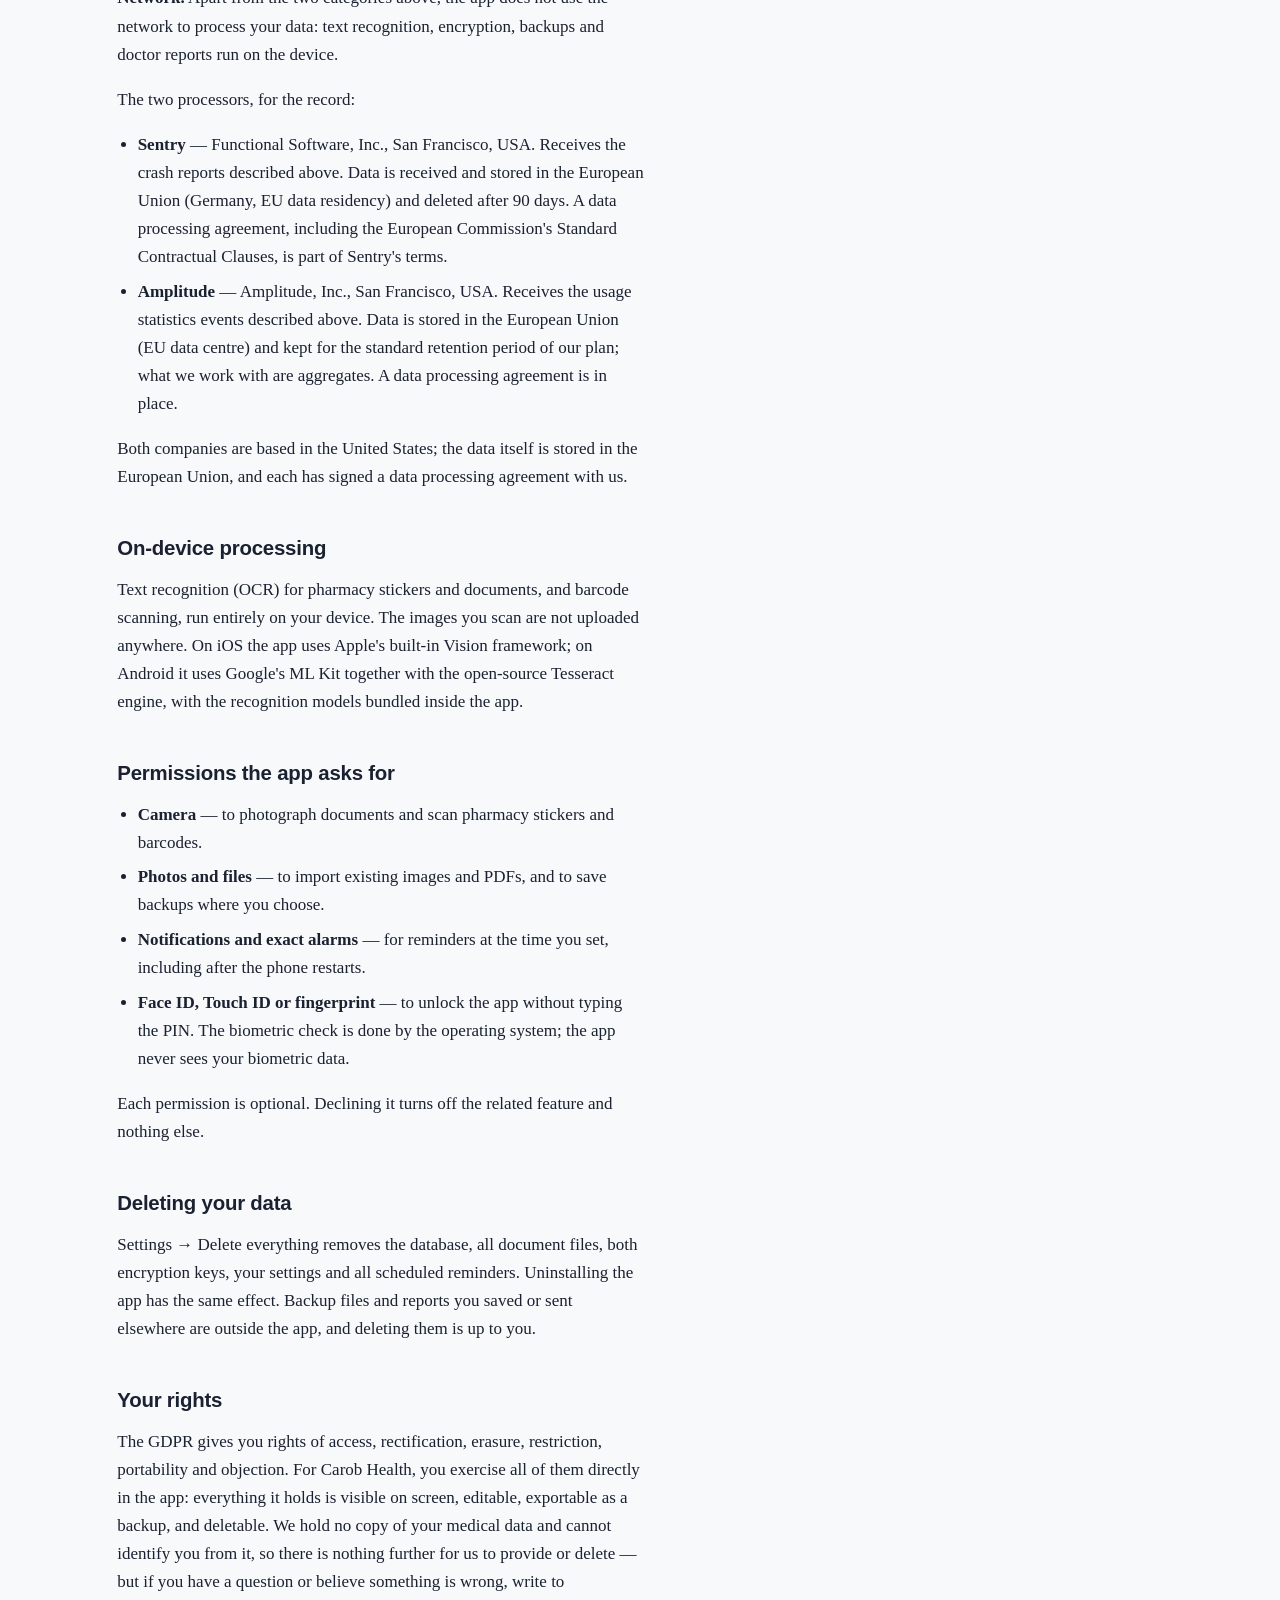
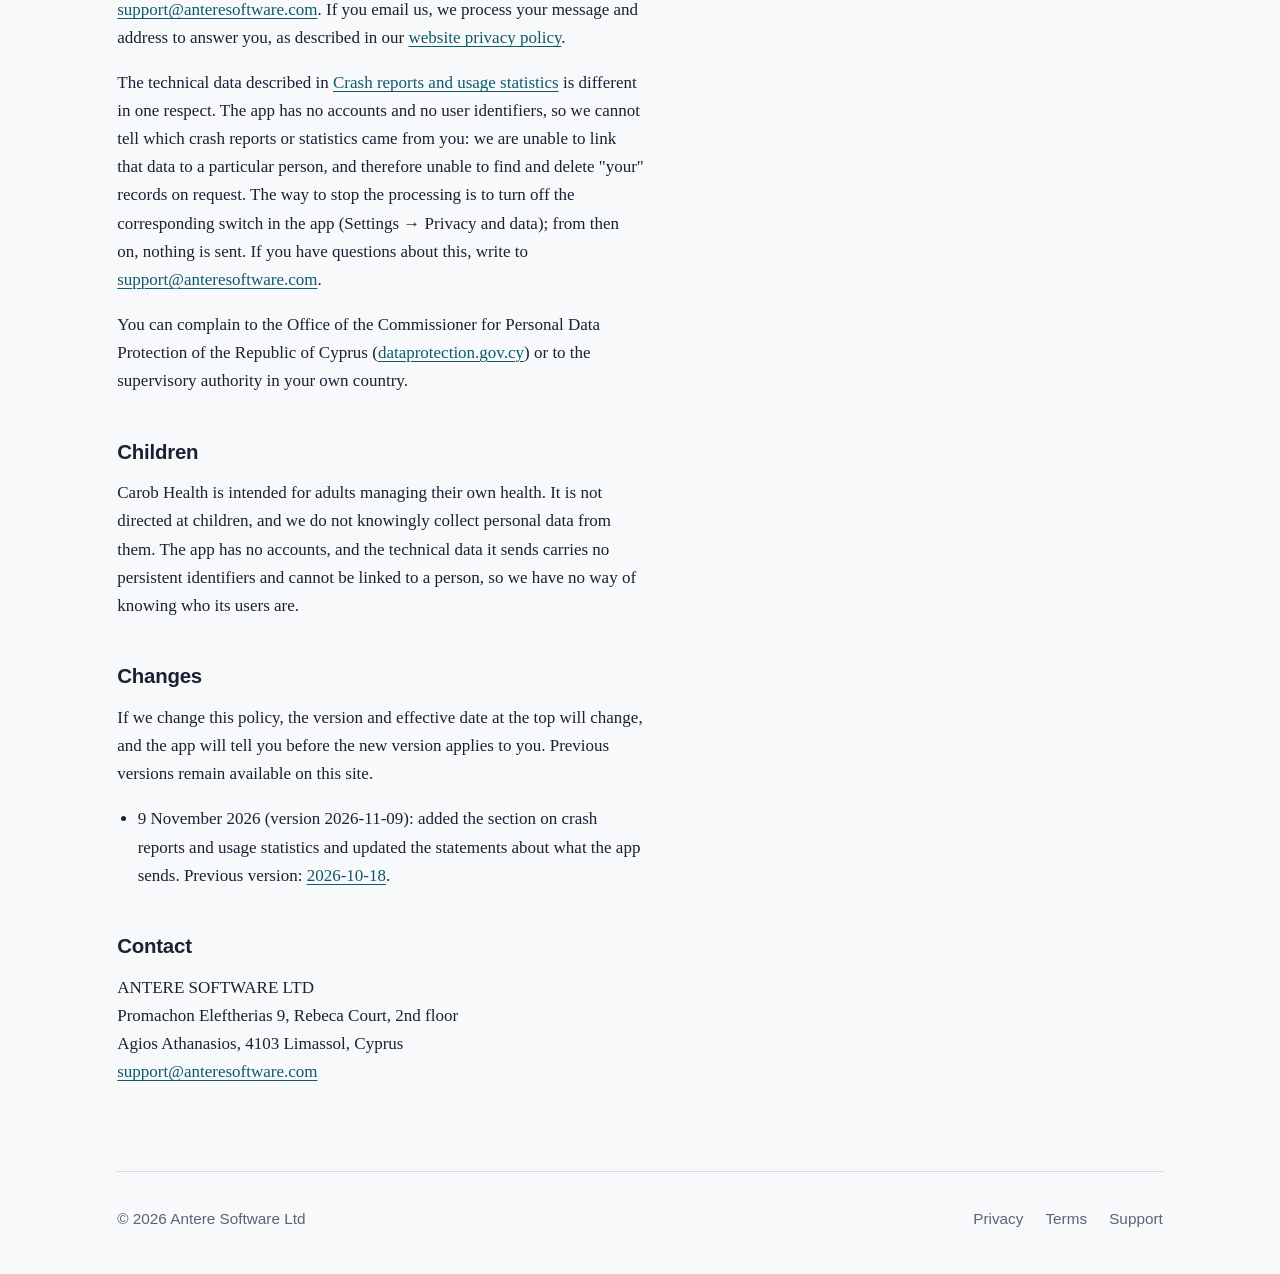
<file: apps/carob-health/privacy.html>
<!doctype html>
<html lang="en">
<head>
  <meta charset="utf-8">
  <meta name="viewport" content="width=device-width, initial-scale=1">
  <meta name="color-scheme" content="light dark">
  <script>if(/[?&]embed(=|&|$)/.test(location.search))document.documentElement.classList.add('embed')</script>
  <title>Carob Health privacy policy — Antere Software</title>
  <meta name="description" content="Privacy policy for the Carob Health app: your medical data stays on your device, encrypted, with no account and no server. The app sends only anonymised crash reports and usage statistics, which you can turn off.">
  <link rel="stylesheet" href="/style.css?v=2">
  <link rel="icon" href="/favicon.svg" type="image/svg+xml">
</head>
<body>
<div class="wrap">

  <header class="site-header">
    <a class="brand" href="/" aria-label="Antere Software home">Ante<span class="re">re</span> <span class="co">Software</span></a>
    <nav class="site-nav" aria-label="Site">
      <a href="/support.html">Support</a>
      <a href="/privacy.html">Privacy</a>
      <a href="/terms.html">Terms</a>
    </nav>
  </header>

  <main class="page">
    <h1>Carob Health privacy policy</h1>
    <p class="meta">Version 2026-11-09. Effective 9 November 2026.</p>

    <div class="prose">
      <h2>The short version</h2>
      <p>Carob Health keeps your medical data, documents and entries on your phone. There is no account and no server for them. We — Antere Software Ltd — never receive them, cannot see them, and cannot recover them. The only way they leave your device is when you export or share them yourself.</p>
      <p>The app sends us one kind of thing: technical data — crash reports and anonymised usage statistics — so that we can keep it working and make it better. That data contains nothing you entered, and you can turn it off at any time. The details are in <a href="#telemetry">Crash reports and usage statistics</a>.</p>
      <p>The rest of this policy explains that in the detail the law and the app stores require.</p>

      <h2>Who we are</h2>
      <p>Carob Health is published by ANTERE SOFTWARE LTD, a company registered in the Republic of Cyprus under number HE 497996, with its registered office at Promachon Eleftherias 9, Rebeca Court, 2nd floor, Agios Athanasios, 4103 Limassol, Cyprus ("Antere", "we", "us"). Questions about this policy go to <a href="mailto:support@anteresoftware.com">support@anteresoftware.com</a>.</p>

      <h2>What the app stores, and where</h2>
      <p>The app stores the information you choose to enter. All of it lives in a database on your device, encrypted with AES-256 (SQLCipher); document files are encrypted separately with their own key. Both keys are generated on your device and kept in the system's secure storage (Keychain on iOS, encrypted storage on Android). Depending on what you use, this includes:</p>
      <ul>
        <li>Your profile: a name if you give one, sex at birth, year of birth, height and weight, blood group, skin and hair colour for your figure, allergies, and health conditions or physical particulars you record.</li>
        <li>Medications and courses, with schedules, doses and stock counts.</li>
        <li>Doctor visits and their outcomes, and a contact list of doctors and clinics you add.</li>
        <li>Measurements such as blood pressure, blood sugar and weight.</li>
        <li>Your health journal.</li>
        <li>Documents you photograph or import — images and PDFs — and the text recognised from them.</li>
        <li>Reminder settings, and a verifier for your PIN (not the PIN itself).</li>
      </ul>
      <p>Much of this is health data, which the GDPR treats as a special category. Because it is stored and processed only on your device under your control, we do not process it, and no one at Antere has access to it. The app does not back it up to iCloud or Google's cloud backup: it is excluded from system backups on both platforms.</p>

      <h2>What leaves your device</h2>
      <p>Your medical data, documents and entries: nothing, unless you send them. Specifically:</p>
      <ul>
        <li><strong>Backups.</strong> You can export an encrypted backup file (.mhb), protected by a passphrase you choose. You decide where to save or send it. We cannot open it and cannot recover the passphrase.</li>
        <li><strong>Reports and the allergy card.</strong> You can create a PDF report for a doctor or share your allergy card. These go wherever you send them. The allergy card contains only your allergies and their severity — no name and no other identifying details.</li>
        <li><strong>Links and phone numbers.</strong> Tapping a doctor's phone number or address opens your phone or maps app. The app passes only that number or address.</li>
      </ul>
      <p>The app contains no advertising. It may send us crash reports and anonymised usage statistics — technical data that contains nothing you entered. What they include, who processes them and how to turn them off is described in the next section.</p>

      <h2 id="telemetry">Crash reports and usage statistics</h2>
      <p>Carob Health keeps all your medical data, documents and entries on your device only and never transfers them. To make the app more stable and better, from version 0.12.0 it may send us two categories of technical data. Both are on by default, and both can be turned off at any time: in Settings → Privacy and data, and on the screen shown at first launch.</p>
      <p><strong>Crash reports.</strong> If the app terminates with an error, we receive: the error type and stack trace (file and function names of the program), the app version and build, the OS version and device model, language and time zone, a list of recent screen transitions (screen names without content), and technical session details (launch, background, exit) used to calculate the crash-free session rate. Reports never include your entries, names of medications, doctors or clinics, measurement values, documents, your name or profile, your IP address (not stored), or any user or device identifier. Error messages are automatically reduced to the error type before sending. Processor: Sentry (Functional Software, Inc., USA); data is received and stored on servers in the European Union (Germany) for 90 days; a data processing agreement is in place. Legal basis: our legitimate interest in keeping the app working (Article 6(1)(f) GDPR); you may object by turning crash reports off.</p>
      <p><strong>Usage statistics.</strong> We receive anonymised events about which features are used: the event name and its categories (for example, "event completed — medication — from feed"), the app version, operating system, language, country (derived from the network address on receipt; the address itself is not stored), the week the app was installed and the number of days since installation. Counts are transferred as ranges ("2–5", "6–20"). The app uses no advertising or persistent device identifiers: a technical identifier changes every calendar day, so events from different days cannot be linked to one person. Statistics never include anything you entered. Processor: Amplitude, Inc. (USA), servers in the European Union; a data processing agreement is in place. Legal basis: our legitimate interest in improving the product (Article 6(1)(f) GDPR); when you turn statistics off, one final "statistics disabled" event is sent, after which transmission stops.</p>
      <p><strong>Network.</strong> Apart from the two categories above, the app does not use the network to process your data: text recognition, encryption, backups and doctor reports run on the device.</p>
      <p>The two processors, for the record:</p>
      <ul>
        <li><strong>Sentry</strong> — Functional Software, Inc., San Francisco, USA. Receives the crash reports described above. Data is received and stored in the European Union (Germany, EU data residency) and deleted after 90 days. A data processing agreement, including the European Commission's Standard Contractual Clauses, is part of Sentry's terms.</li>
        <li><strong>Amplitude</strong> — Amplitude, Inc., San Francisco, USA. Receives the usage statistics events described above. Data is stored in the European Union (EU data centre) and kept for the standard retention period of our plan; what we work with are aggregates. A data processing agreement is in place.</li>
      </ul>
      <p>Both companies are based in the United States; the data itself is stored in the European Union, and each has signed a data processing agreement with us.</p>

      <h2>On-device processing</h2>
      <p>Text recognition (OCR) for pharmacy stickers and documents, and barcode scanning, run entirely on your device. The images you scan are not uploaded anywhere. On iOS the app uses Apple's built-in Vision framework; on Android it uses Google's ML Kit together with the open-source Tesseract engine, with the recognition models bundled inside the app.</p>

      <h2>Permissions the app asks for</h2>
      <ul>
        <li><strong>Camera</strong> — to photograph documents and scan pharmacy stickers and barcodes.</li>
        <li><strong>Photos and files</strong> — to import existing images and PDFs, and to save backups where you choose.</li>
        <li><strong>Notifications and exact alarms</strong> — for reminders at the time you set, including after the phone restarts.</li>
        <li><strong>Face ID, Touch ID or fingerprint</strong> — to unlock the app without typing the PIN. The biometric check is done by the operating system; the app never sees your biometric data.</li>
      </ul>
      <p>Each permission is optional. Declining it turns off the related feature and nothing else.</p>

      <h2>Deleting your data</h2>
      <p>Settings → Delete everything removes the database, all document files, both encryption keys, your settings and all scheduled reminders. Uninstalling the app has the same effect. Backup files and reports you saved or sent elsewhere are outside the app, and deleting them is up to you.</p>

      <h2>Your rights</h2>
      <p>The GDPR gives you rights of access, rectification, erasure, restriction, portability and objection. For Carob Health, you exercise all of them directly in the app: everything it holds is visible on screen, editable, exportable as a backup, and deletable. We hold no copy of your medical data and cannot identify you from it, so there is nothing further for us to provide or delete — but if you have a question or believe something is wrong, write to <a href="mailto:support@anteresoftware.com">support@anteresoftware.com</a>. If you email us, we process your message and address to answer you, as described in our <a href="/privacy.html">website privacy policy</a>.</p>
      <p>The technical data described in <a href="#telemetry">Crash reports and usage statistics</a> is different in one respect. The app has no accounts and no user identifiers, so we cannot tell which crash reports or statistics came from you: we are unable to link that data to a particular person, and therefore unable to find and delete "your" records on request. The way to stop the processing is to turn off the corresponding switch in the app (Settings → Privacy and data); from then on, nothing is sent. If you have questions about this, write to <a href="mailto:support@anteresoftware.com">support@anteresoftware.com</a>.</p>
      <p>You can complain to the Office of the Commissioner for Personal Data Protection of the Republic of Cyprus (<a href="https://www.dataprotection.gov.cy" rel="noopener">dataprotection.gov.cy</a>) or to the supervisory authority in your own country.</p>

      <h2>Children</h2>
      <p>Carob Health is intended for adults managing their own health. It is not directed at children, and we do not knowingly collect personal data from them. The app has no accounts, and the technical data it sends carries no persistent identifiers and cannot be linked to a person, so we have no way of knowing who its users are.</p>
      <!-- Decision pending: see terms.html "Who may use the app" and the launch checklist. -->

      <h2>Changes</h2>
      <p>If we change this policy, the version and effective date at the top will change, and the app will tell you before the new version applies to you. Previous versions remain available on this site.</p>
      <ul>
        <li>9 November 2026 (version 2026-11-09): added the section on crash reports and usage statistics and updated the statements about what the app sends. Previous version: <a href="/apps/carob-health/privacy/2026-10-18.html">2026-10-18</a>.</li>
      </ul>

      <h2>Contact</h2>
      <address>
        ANTERE SOFTWARE LTD<br>
        Promachon Eleftherias 9, Rebeca Court, 2nd floor<br>
        Agios Athanasios, 4103 Limassol, Cyprus<br>
        <a href="mailto:support@anteresoftware.com">support@anteresoftware.com</a>
      </address>
    </div>
  </main>

  <footer class="site-footer">
    <div>© 2026 Antere Software Ltd</div>
    <nav aria-label="Legal">
      <a href="/privacy.html">Privacy</a>
      <a href="/terms.html">Terms</a>
      <a href="/support.html">Support</a>
    </nav>
  </footer>

</div>
</body>
</html>
</file>
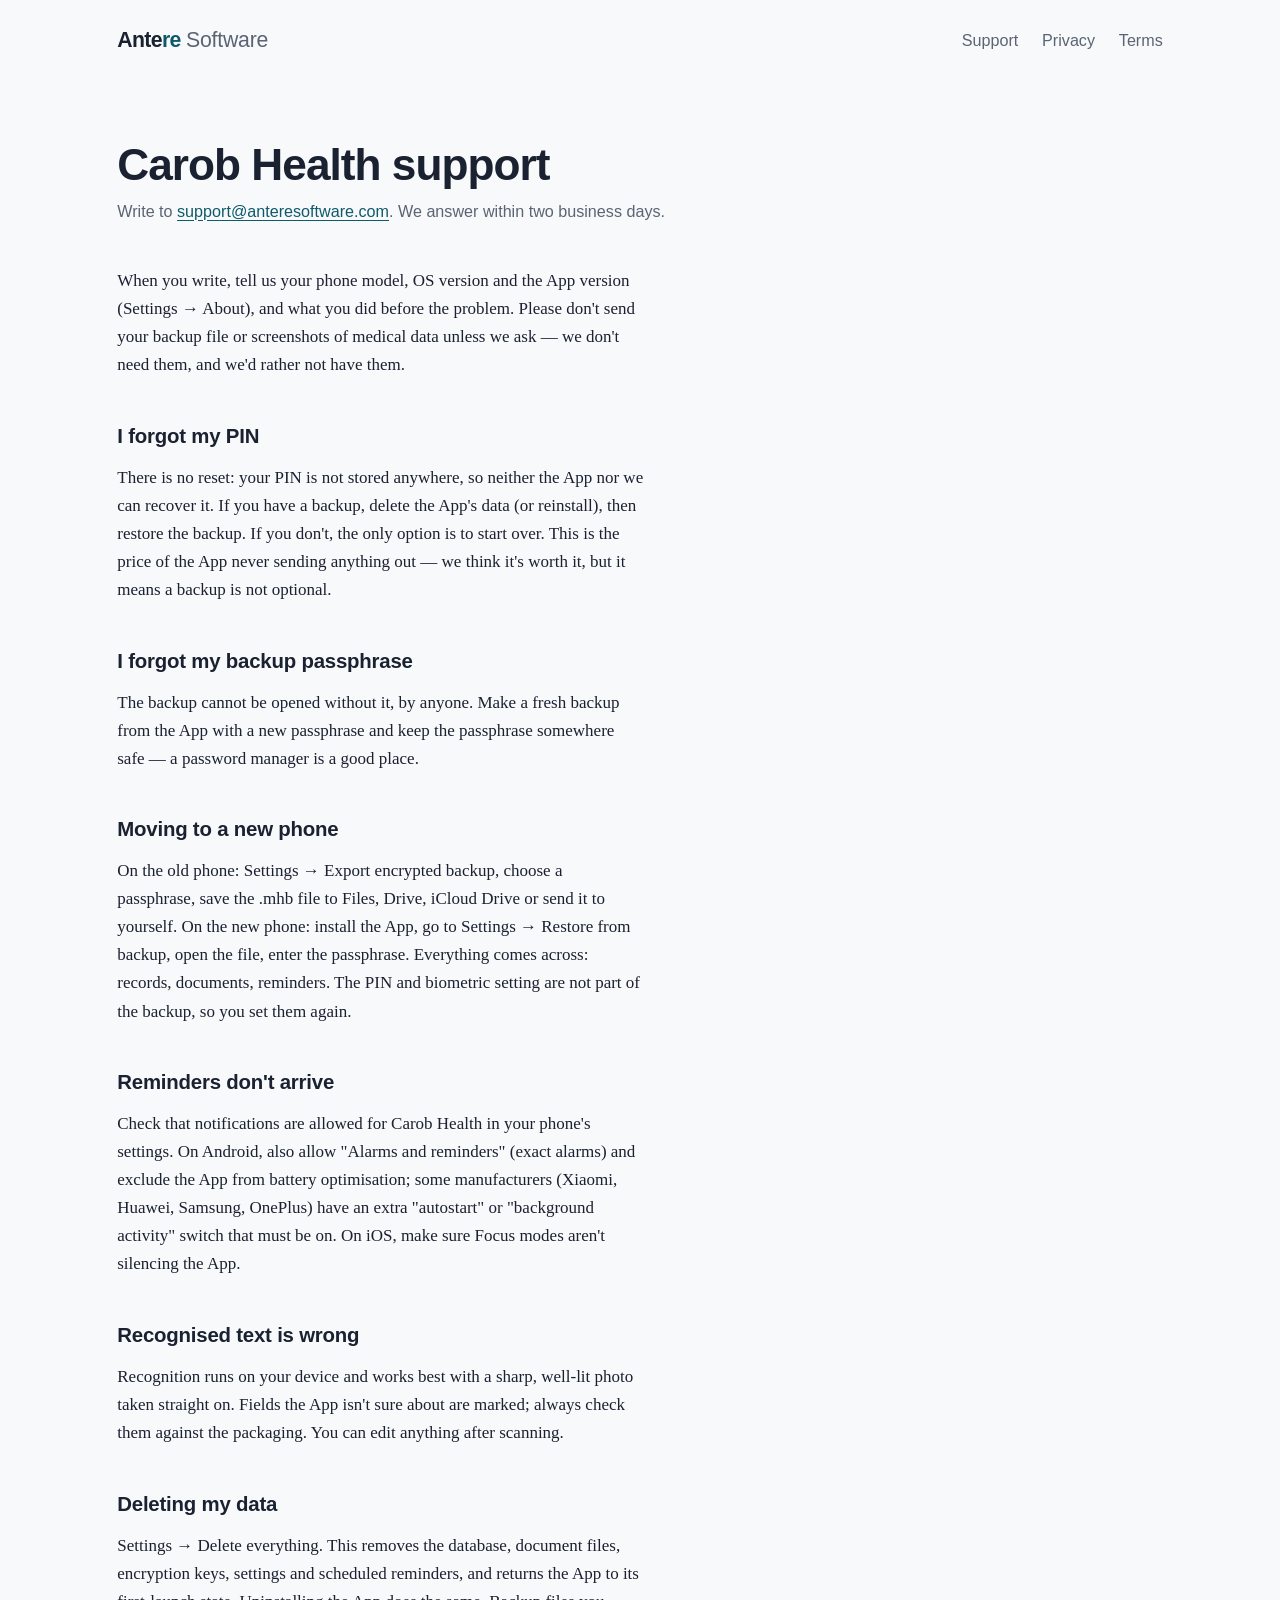
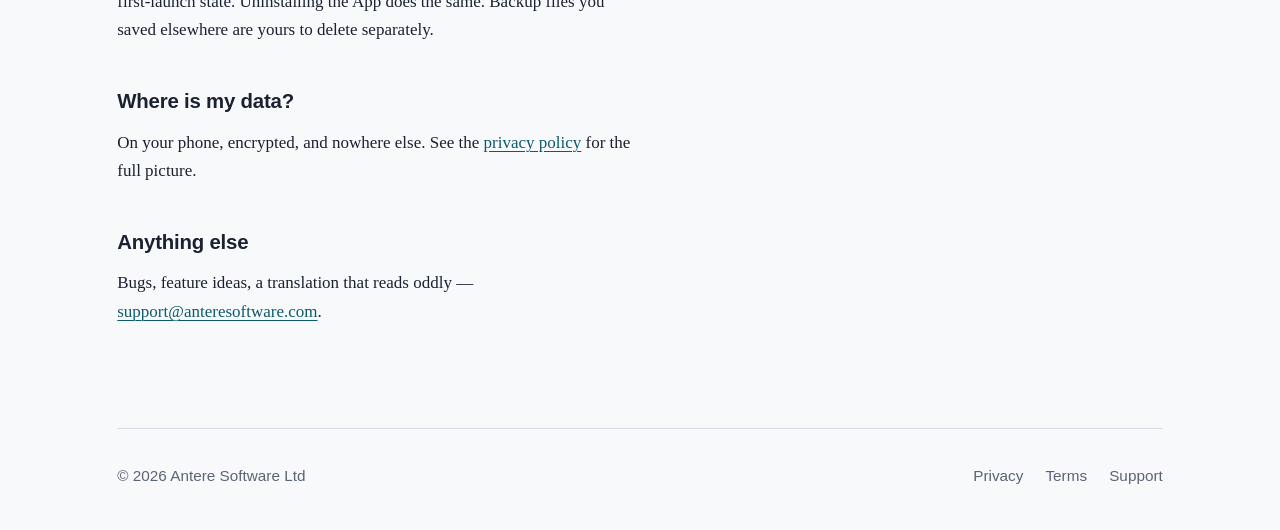
<file: apps/carob-health/support.html>
<!doctype html>
<html lang="en">
<head>
  <meta charset="utf-8">
  <meta name="viewport" content="width=device-width, initial-scale=1">
  <meta name="color-scheme" content="light dark">
  <script>if(/[?&]embed(=|&|$)/.test(location.search))document.documentElement.classList.add('embed')</script>
  <title>Carob Health support — Antere Software</title>
  <meta name="description" content="Support and frequently asked questions for the Carob Health app: PIN, backups, moving to a new phone, reminders, deleting data.">
  <link rel="stylesheet" href="/style.css?v=2">
  <link rel="icon" href="/favicon.svg" type="image/svg+xml">
</head>
<body>
<div class="wrap">

  <header class="site-header">
    <a class="brand" href="/" aria-label="Antere Software home">Ante<span class="re">re</span> <span class="co">Software</span></a>
    <nav class="site-nav" aria-label="Site">
      <a href="/support.html">Support</a>
      <a href="/privacy.html">Privacy</a>
      <a href="/terms.html">Terms</a>
    </nav>
  </header>

  <main class="page">
    <h1>Carob Health support</h1>
    <p class="meta">Write to <a href="mailto:support@anteresoftware.com">support@anteresoftware.com</a>. We answer within two business days.</p>

    <div class="prose">
      <p>When you write, tell us your phone model, OS version and the App version (Settings → About), and what you did before the problem. Please don't send your backup file or screenshots of medical data unless we ask — we don't need them, and we'd rather not have them.</p>

      <h2>I forgot my PIN</h2>
      <p>There is no reset: your PIN is not stored anywhere, so neither the App nor we can recover it. If you have a backup, delete the App's data (or reinstall), then restore the backup. If you don't, the only option is to start over. This is the price of the App never sending anything out — we think it's worth it, but it means a backup is not optional.</p>

      <h2>I forgot my backup passphrase</h2>
      <p>The backup cannot be opened without it, by anyone. Make a fresh backup from the App with a new passphrase and keep the passphrase somewhere safe — a password manager is a good place.</p>

      <h2>Moving to a new phone</h2>
      <p>On the old phone: Settings → Export encrypted backup, choose a passphrase, save the .mhb file to Files, Drive, iCloud Drive or send it to yourself. On the new phone: install the App, go to Settings → Restore from backup, open the file, enter the passphrase. Everything comes across: records, documents, reminders. The PIN and biometric setting are not part of the backup, so you set them again.</p>

      <h2>Reminders don't arrive</h2>
      <p>Check that notifications are allowed for Carob Health in your phone's settings. On Android, also allow "Alarms and reminders" (exact alarms) and exclude the App from battery optimisation; some manufacturers (Xiaomi, Huawei, Samsung, OnePlus) have an extra "autostart" or "background activity" switch that must be on. On iOS, make sure Focus modes aren't silencing the App.</p>

      <h2>Recognised text is wrong</h2>
      <p>Recognition runs on your device and works best with a sharp, well-lit photo taken straight on. Fields the App isn't sure about are marked; always check them against the packaging. You can edit anything after scanning.</p>

      <h2>Deleting my data</h2>
      <p>Settings → Delete everything. This removes the database, document files, encryption keys, settings and scheduled reminders, and returns the App to its first-launch state. Uninstalling the App does the same. Backup files you saved elsewhere are yours to delete separately.</p>

      <h2>Where is my data?</h2>
      <p>On your phone, encrypted, and nowhere else. See the <a href="/apps/carob-health/privacy.html">privacy policy</a> for the full picture.</p>

      <h2>Anything else</h2>
      <p>Bugs, feature ideas, a translation that reads oddly — <a href="mailto:support@anteresoftware.com">support@anteresoftware.com</a>.</p>
    </div>
  </main>

  <footer class="site-footer">
    <div>© 2026 Antere Software Ltd</div>
    <nav aria-label="Legal">
      <a href="/privacy.html">Privacy</a>
      <a href="/terms.html">Terms</a>
      <a href="/support.html">Support</a>
    </nav>
  </footer>

</div>
</body>
</html>
</file>
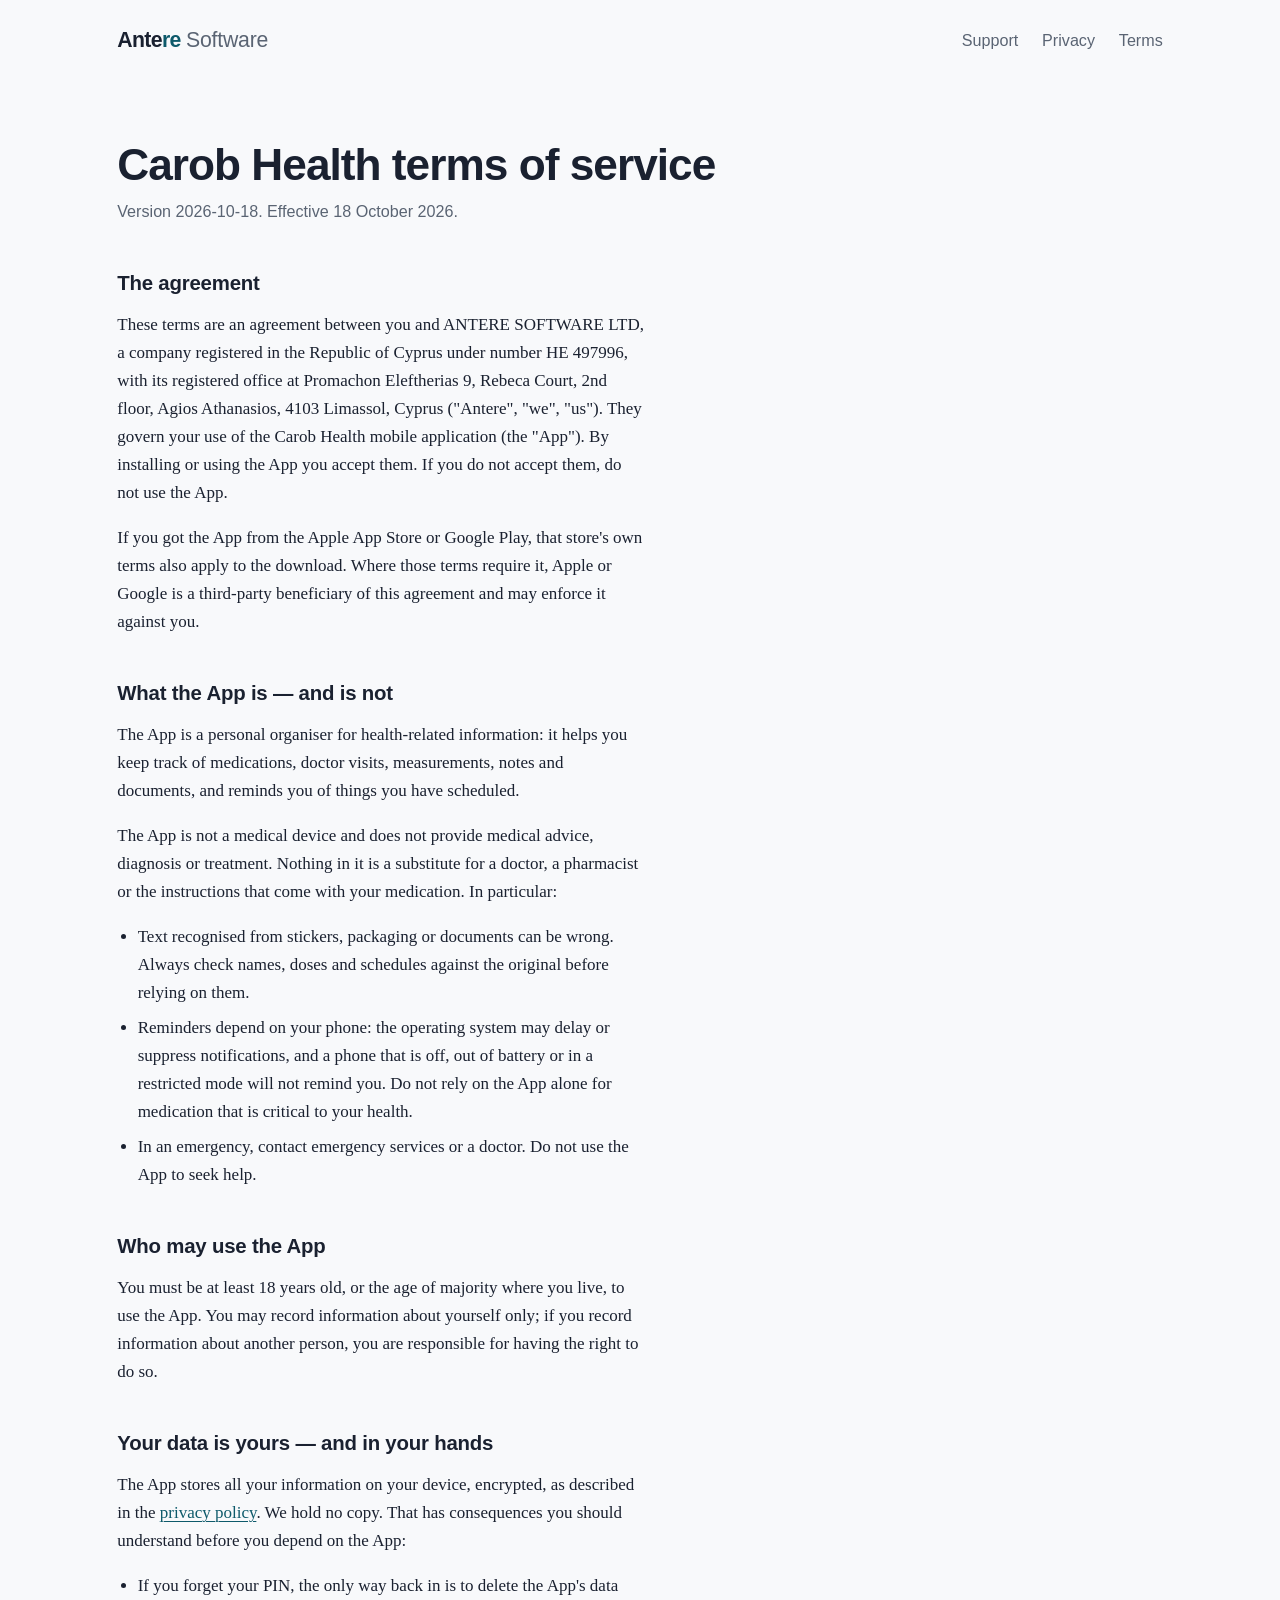
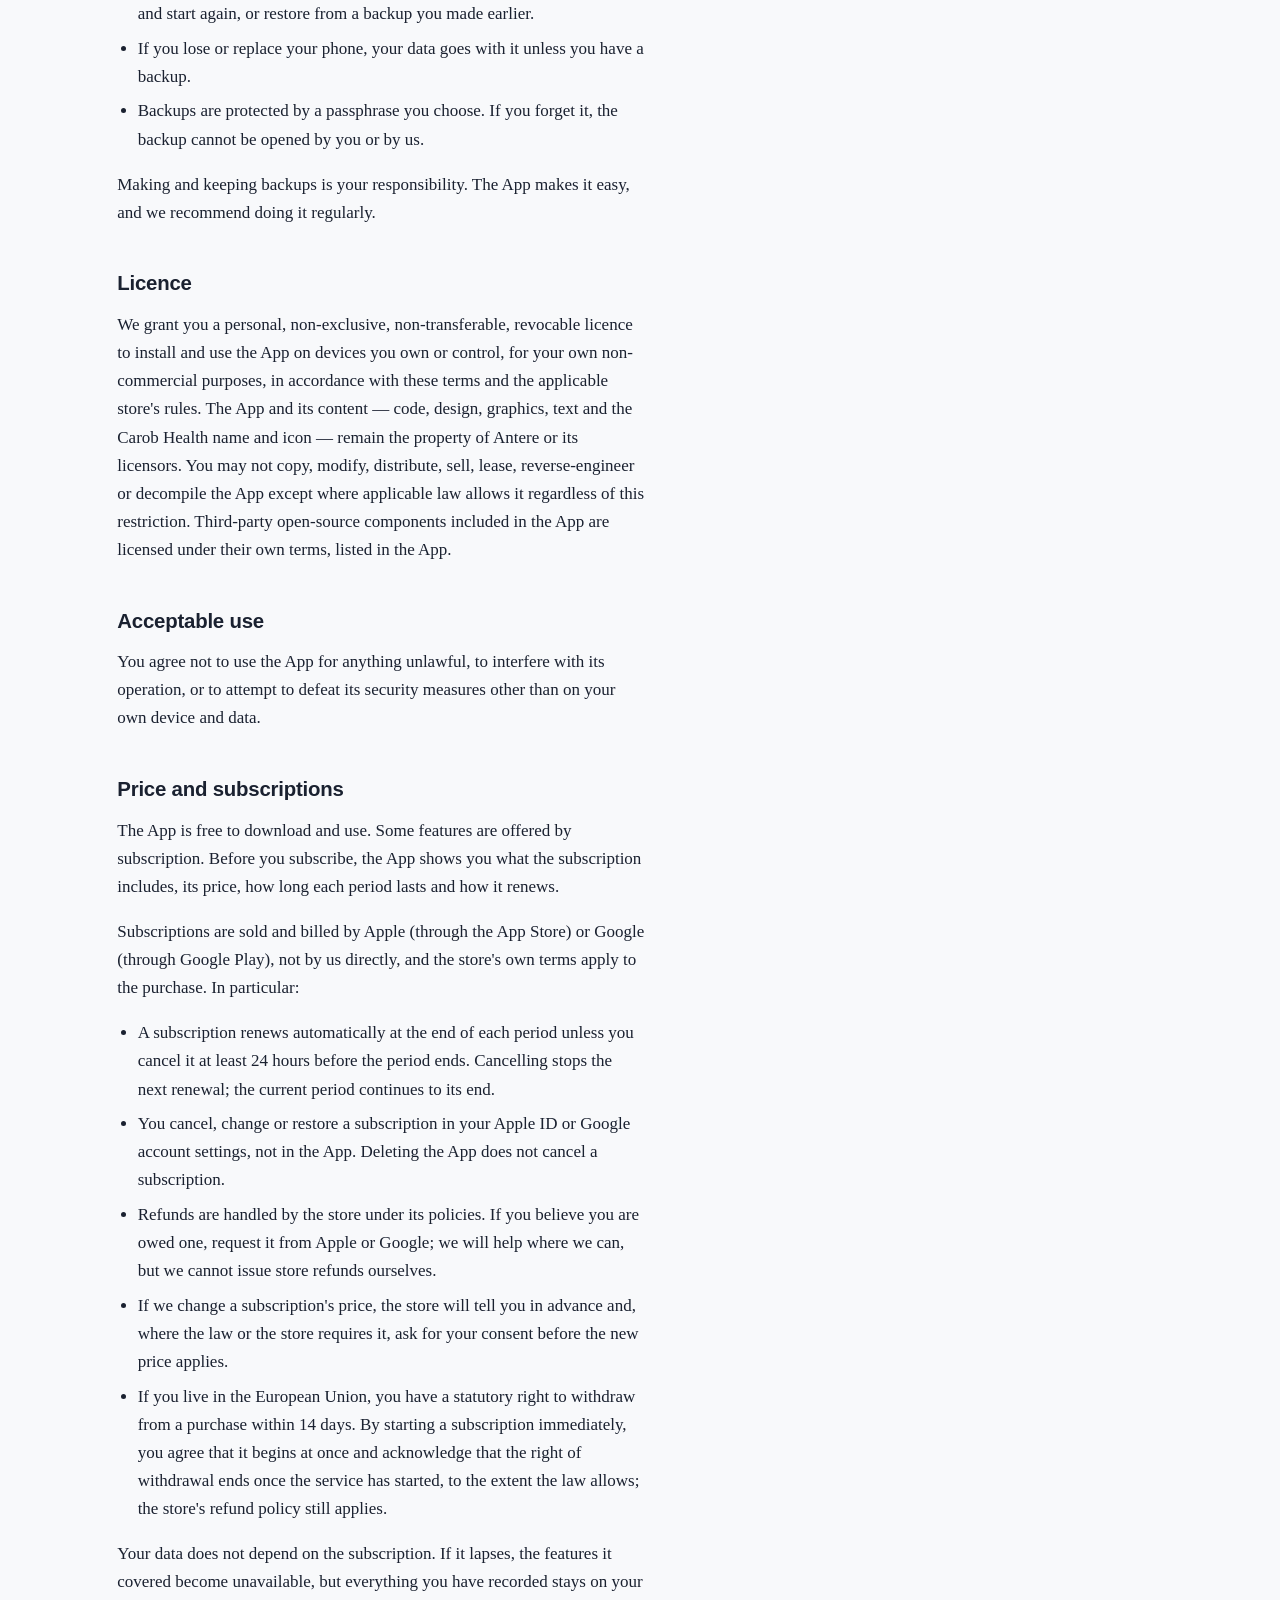
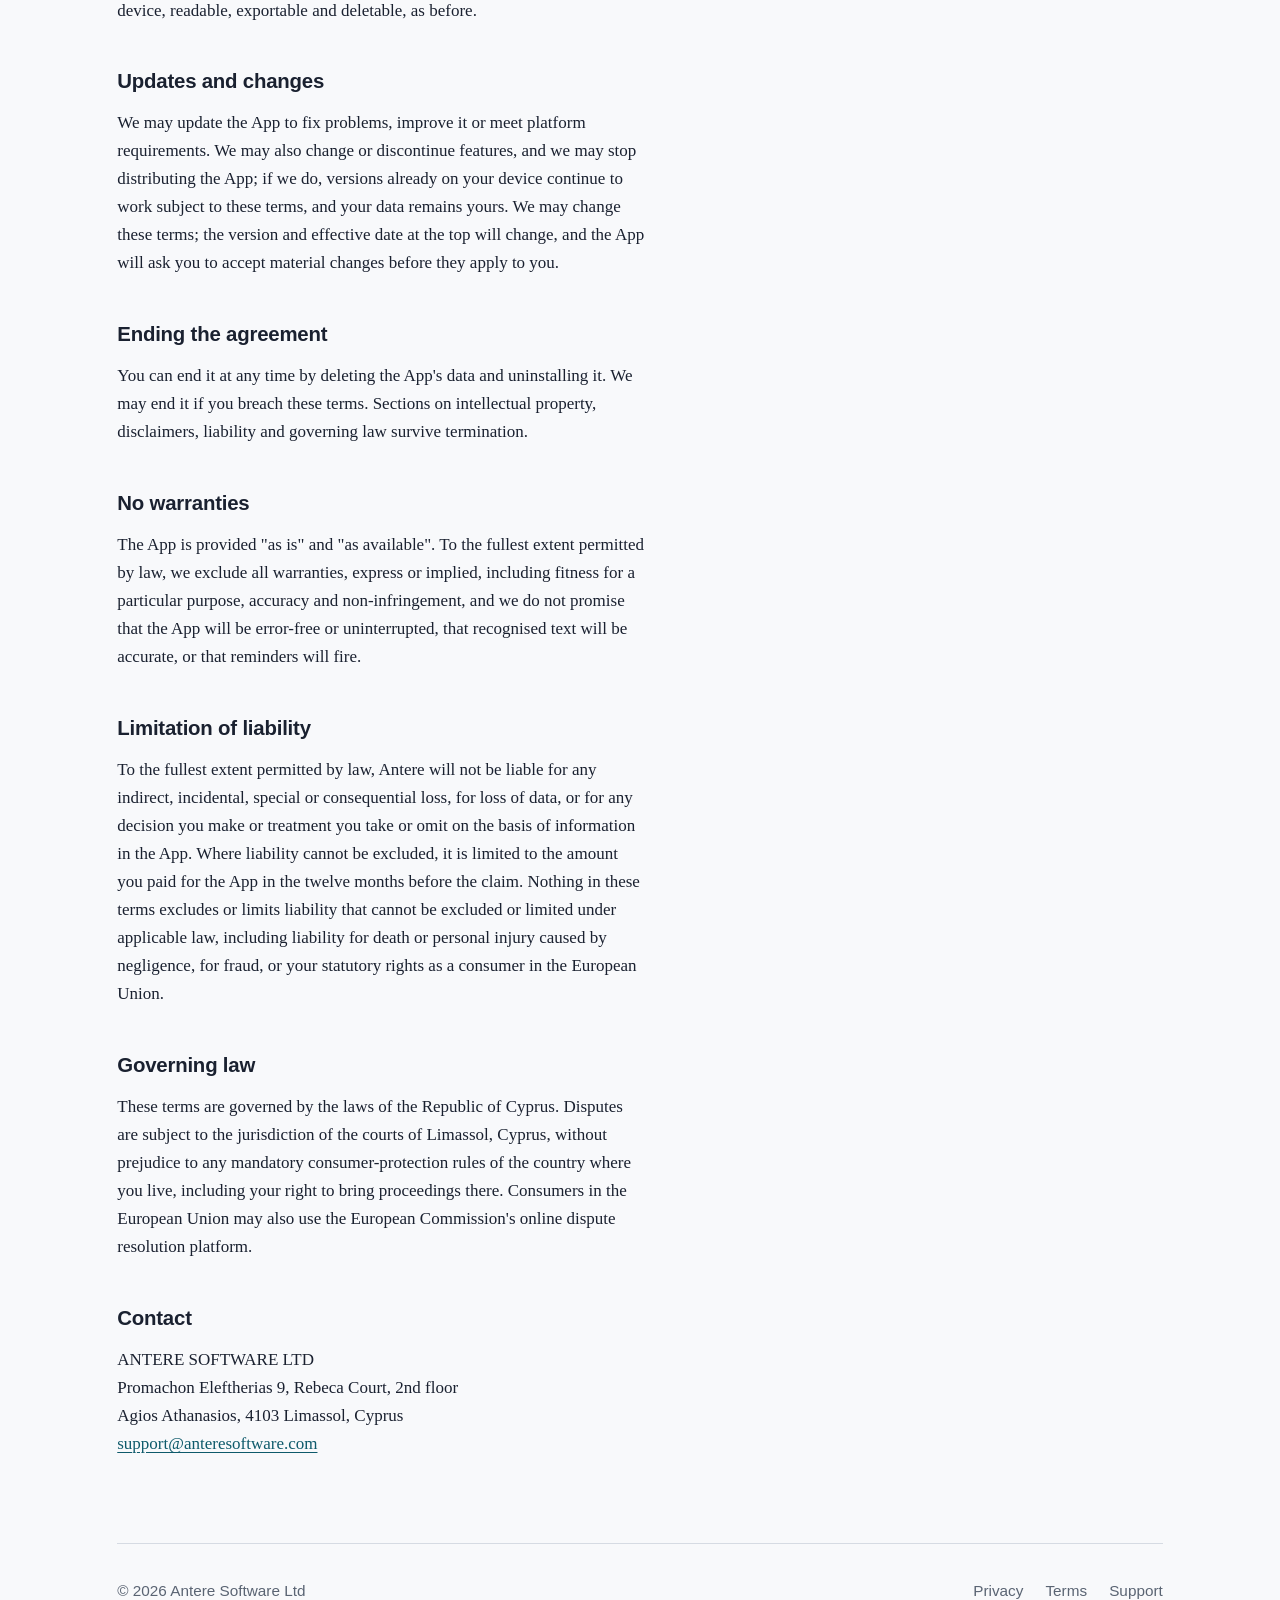
<file: apps/carob-health/terms.html>
<!doctype html>
<html lang="en">
<head>
  <meta charset="utf-8">
  <meta name="viewport" content="width=device-width, initial-scale=1">
  <meta name="color-scheme" content="light dark">
  <script>if(/[?&]embed(=|&|$)/.test(location.search))document.documentElement.classList.add('embed')</script>
  <title>Carob Health terms of service — Antere Software</title>
  <meta name="description" content="Terms of service for the Carob Health app by Antere Software Ltd.">
  <link rel="stylesheet" href="/style.css?v=2">
  <link rel="icon" href="/favicon.svg" type="image/svg+xml">
</head>
<body>
<div class="wrap">

  <header class="site-header">
    <a class="brand" href="/" aria-label="Antere Software home">Ante<span class="re">re</span> <span class="co">Software</span></a>
    <nav class="site-nav" aria-label="Site">
      <a href="/support.html">Support</a>
      <a href="/privacy.html">Privacy</a>
      <a href="/terms.html">Terms</a>
    </nav>
  </header>

  <main class="page">
    <h1>Carob Health terms of service</h1>
    <p class="meta">Version 2026-10-18. Effective 18 October 2026.</p>

    <div class="prose">
      <h2>The agreement</h2>
      <p>These terms are an agreement between you and ANTERE SOFTWARE LTD, a company registered in the Republic of Cyprus under number HE 497996, with its registered office at Promachon Eleftherias 9, Rebeca Court, 2nd floor, Agios Athanasios, 4103 Limassol, Cyprus ("Antere", "we", "us"). They govern your use of the Carob Health mobile application (the "App"). By installing or using the App you accept them. If you do not accept them, do not use the App.</p>
      <p>If you got the App from the Apple App Store or Google Play, that store's own terms also apply to the download. Where those terms require it, Apple or Google is a third-party beneficiary of this agreement and may enforce it against you.</p>

      <h2>What the App is — and is not</h2>
      <p>The App is a personal organiser for health-related information: it helps you keep track of medications, doctor visits, measurements, notes and documents, and reminds you of things you have scheduled.</p>
      <p>The App is not a medical device and does not provide medical advice, diagnosis or treatment. Nothing in it is a substitute for a doctor, a pharmacist or the instructions that come with your medication. In particular:</p>
      <ul>
        <li>Text recognised from stickers, packaging or documents can be wrong. Always check names, doses and schedules against the original before relying on them.</li>
        <li>Reminders depend on your phone: the operating system may delay or suppress notifications, and a phone that is off, out of battery or in a restricted mode will not remind you. Do not rely on the App alone for medication that is critical to your health.</li>
        <li>In an emergency, contact emergency services or a doctor. Do not use the App to seek help.</li>
      </ul>

      <h2>Who may use the App</h2>
      <p>You must be at least 18 years old, or the age of majority where you live, to use the App. You may record information about yourself only; if you record information about another person, you are responsible for having the right to do so.</p>
      <!-- Decision pending (launch checklist): 18+ as written, or allow 16+. The App does not enforce an age at onboarding. -->

      <h2>Your data is yours — and in your hands</h2>
      <p>The App stores all your information on your device, encrypted, as described in the <a href="/apps/carob-health/privacy.html">privacy policy</a>. We hold no copy. That has consequences you should understand before you depend on the App:</p>
      <ul>
        <li>If you forget your PIN, the only way back in is to delete the App's data and start again, or restore from a backup you made earlier.</li>
        <li>If you lose or replace your phone, your data goes with it unless you have a backup.</li>
        <li>Backups are protected by a passphrase you choose. If you forget it, the backup cannot be opened by you or by us.</li>
      </ul>
      <p>Making and keeping backups is your responsibility. The App makes it easy, and we recommend doing it regularly.</p>

      <h2>Licence</h2>
      <p>We grant you a personal, non-exclusive, non-transferable, revocable licence to install and use the App on devices you own or control, for your own non-commercial purposes, in accordance with these terms and the applicable store's rules. The App and its content — code, design, graphics, text and the Carob Health name and icon — remain the property of Antere or its licensors. You may not copy, modify, distribute, sell, lease, reverse-engineer or decompile the App except where applicable law allows it regardless of this restriction. Third-party open-source components included in the App are licensed under their own terms, listed in the App.</p>

      <h2>Acceptable use</h2>
      <p>You agree not to use the App for anything unlawful, to interfere with its operation, or to attempt to defeat its security measures other than on your own device and data.</p>

      <h2>Price and subscriptions</h2>
      <p>The App is free to download and use. Some features are offered by subscription. Before you subscribe, the App shows you what the subscription includes, its price, how long each period lasts and how it renews.</p>
      <p>Subscriptions are sold and billed by Apple (through the App Store) or Google (through Google Play), not by us directly, and the store's own terms apply to the purchase. In particular:</p>
      <ul>
        <li>A subscription renews automatically at the end of each period unless you cancel it at least 24 hours before the period ends. Cancelling stops the next renewal; the current period continues to its end.</li>
        <li>You cancel, change or restore a subscription in your Apple ID or Google account settings, not in the App. Deleting the App does not cancel a subscription.</li>
        <li>Refunds are handled by the store under its policies. If you believe you are owed one, request it from Apple or Google; we will help where we can, but we cannot issue store refunds ourselves.</li>
        <li>If we change a subscription's price, the store will tell you in advance and, where the law or the store requires it, ask for your consent before the new price applies.</li>
        <li>If you live in the European Union, you have a statutory right to withdraw from a purchase within 14 days. By starting a subscription immediately, you agree that it begins at once and acknowledge that the right of withdrawal ends once the service has started, to the extent the law allows; the store's refund policy still applies.</li>
      </ul>
      <p>Your data does not depend on the subscription. If it lapses, the features it covered become unavailable, but everything you have recorded stays on your device, readable, exportable and deletable, as before.</p>
      <!-- Adjust the last paragraph if any subscription feature affects access to existing data. -->

      <h2>Updates and changes</h2>
      <p>We may update the App to fix problems, improve it or meet platform requirements. We may also change or discontinue features, and we may stop distributing the App; if we do, versions already on your device continue to work subject to these terms, and your data remains yours. We may change these terms; the version and effective date at the top will change, and the App will ask you to accept material changes before they apply to you.</p>

      <h2>Ending the agreement</h2>
      <p>You can end it at any time by deleting the App's data and uninstalling it. We may end it if you breach these terms. Sections on intellectual property, disclaimers, liability and governing law survive termination.</p>

      <h2>No warranties</h2>
      <p>The App is provided "as is" and "as available". To the fullest extent permitted by law, we exclude all warranties, express or implied, including fitness for a particular purpose, accuracy and non-infringement, and we do not promise that the App will be error-free or uninterrupted, that recognised text will be accurate, or that reminders will fire.</p>

      <h2>Limitation of liability</h2>
      <p>To the fullest extent permitted by law, Antere will not be liable for any indirect, incidental, special or consequential loss, for loss of data, or for any decision you make or treatment you take or omit on the basis of information in the App. Where liability cannot be excluded, it is limited to the amount you paid for the App in the twelve months before the claim. Nothing in these terms excludes or limits liability that cannot be excluded or limited under applicable law, including liability for death or personal injury caused by negligence, for fraud, or your statutory rights as a consumer in the European Union.</p>

      <h2>Governing law</h2>
      <p>These terms are governed by the laws of the Republic of Cyprus. Disputes are subject to the jurisdiction of the courts of Limassol, Cyprus, without prejudice to any mandatory consumer-protection rules of the country where you live, including your right to bring proceedings there. Consumers in the European Union may also use the European Commission's online dispute resolution platform.</p>

      <h2>Contact</h2>
      <address>
        ANTERE SOFTWARE LTD<br>
        Promachon Eleftherias 9, Rebeca Court, 2nd floor<br>
        Agios Athanasios, 4103 Limassol, Cyprus<br>
        <a href="mailto:support@anteresoftware.com">support@anteresoftware.com</a>
      </address>
    </div>
  </main>

  <footer class="site-footer">
    <div>© 2026 Antere Software Ltd</div>
    <nav aria-label="Legal">
      <a href="/privacy.html">Privacy</a>
      <a href="/terms.html">Terms</a>
      <a href="/support.html">Support</a>
    </nav>
  </footer>

</div>
</body>
</html>
</file>
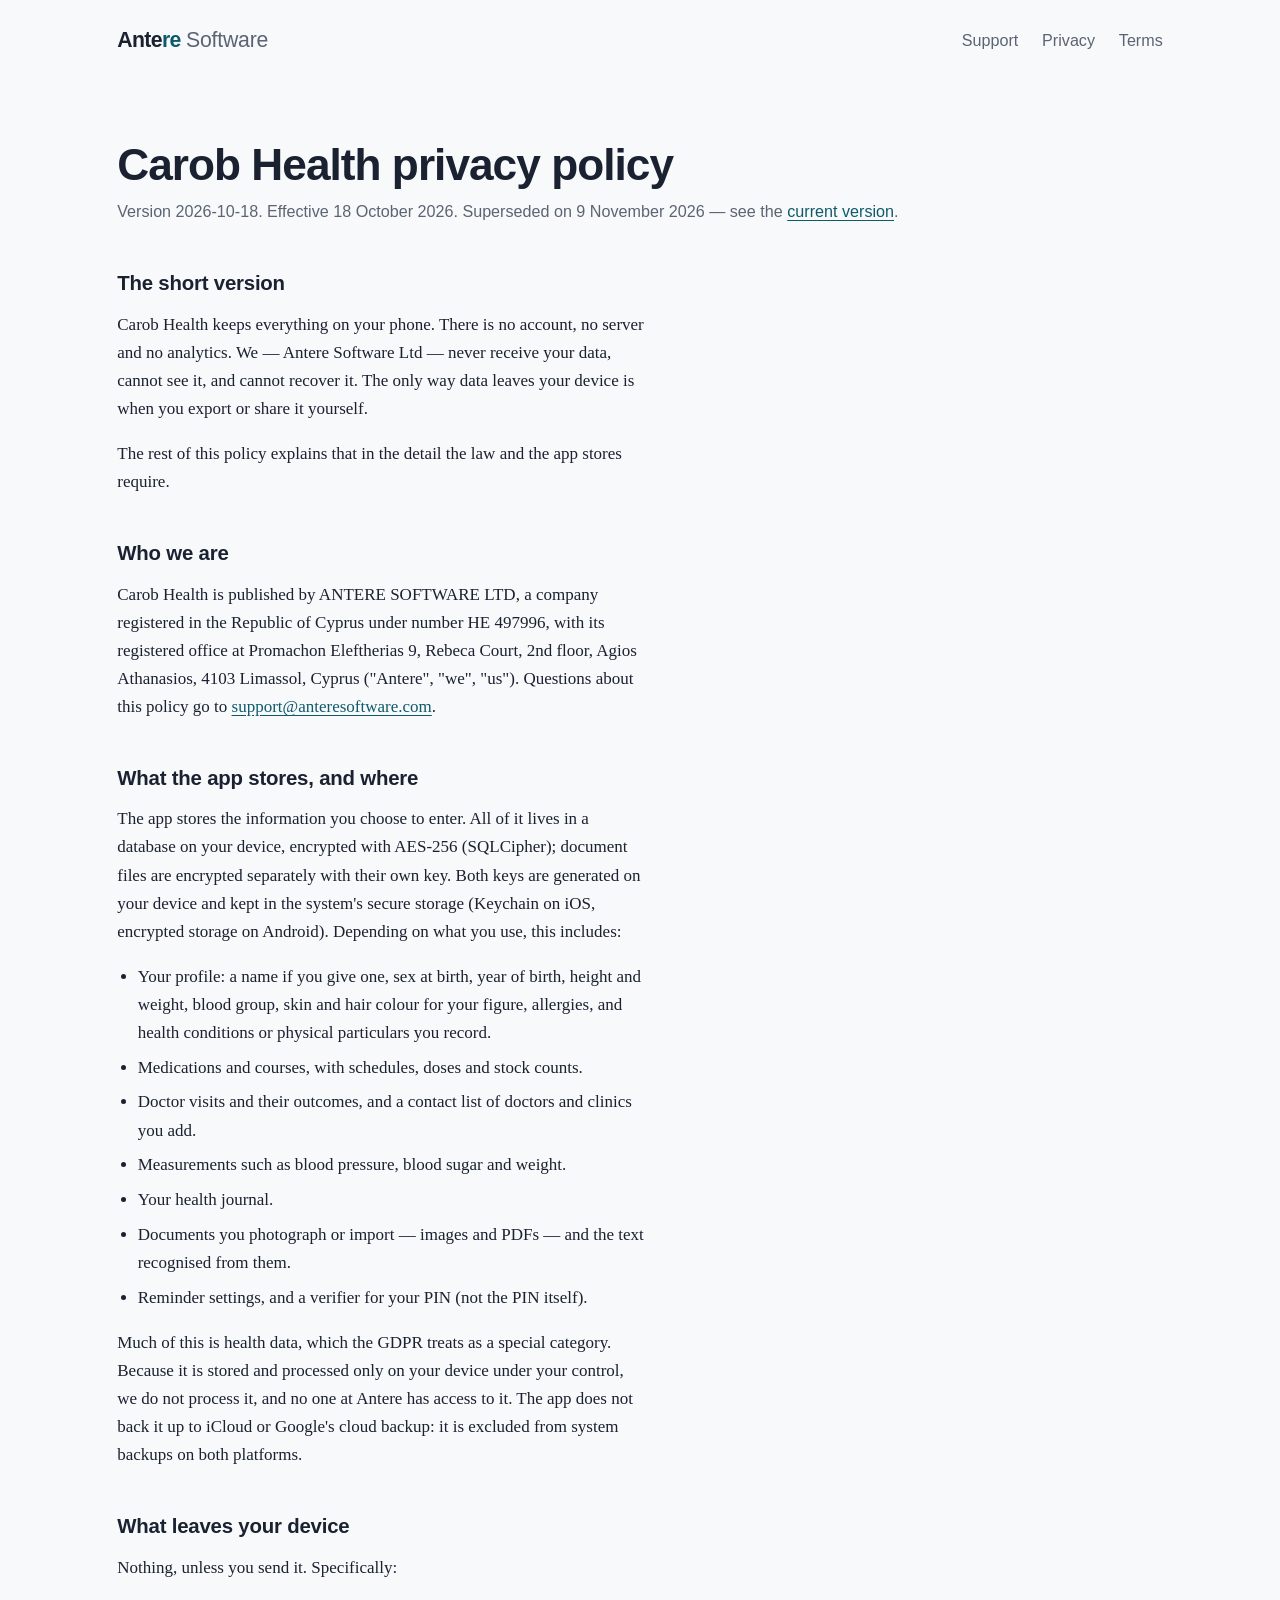
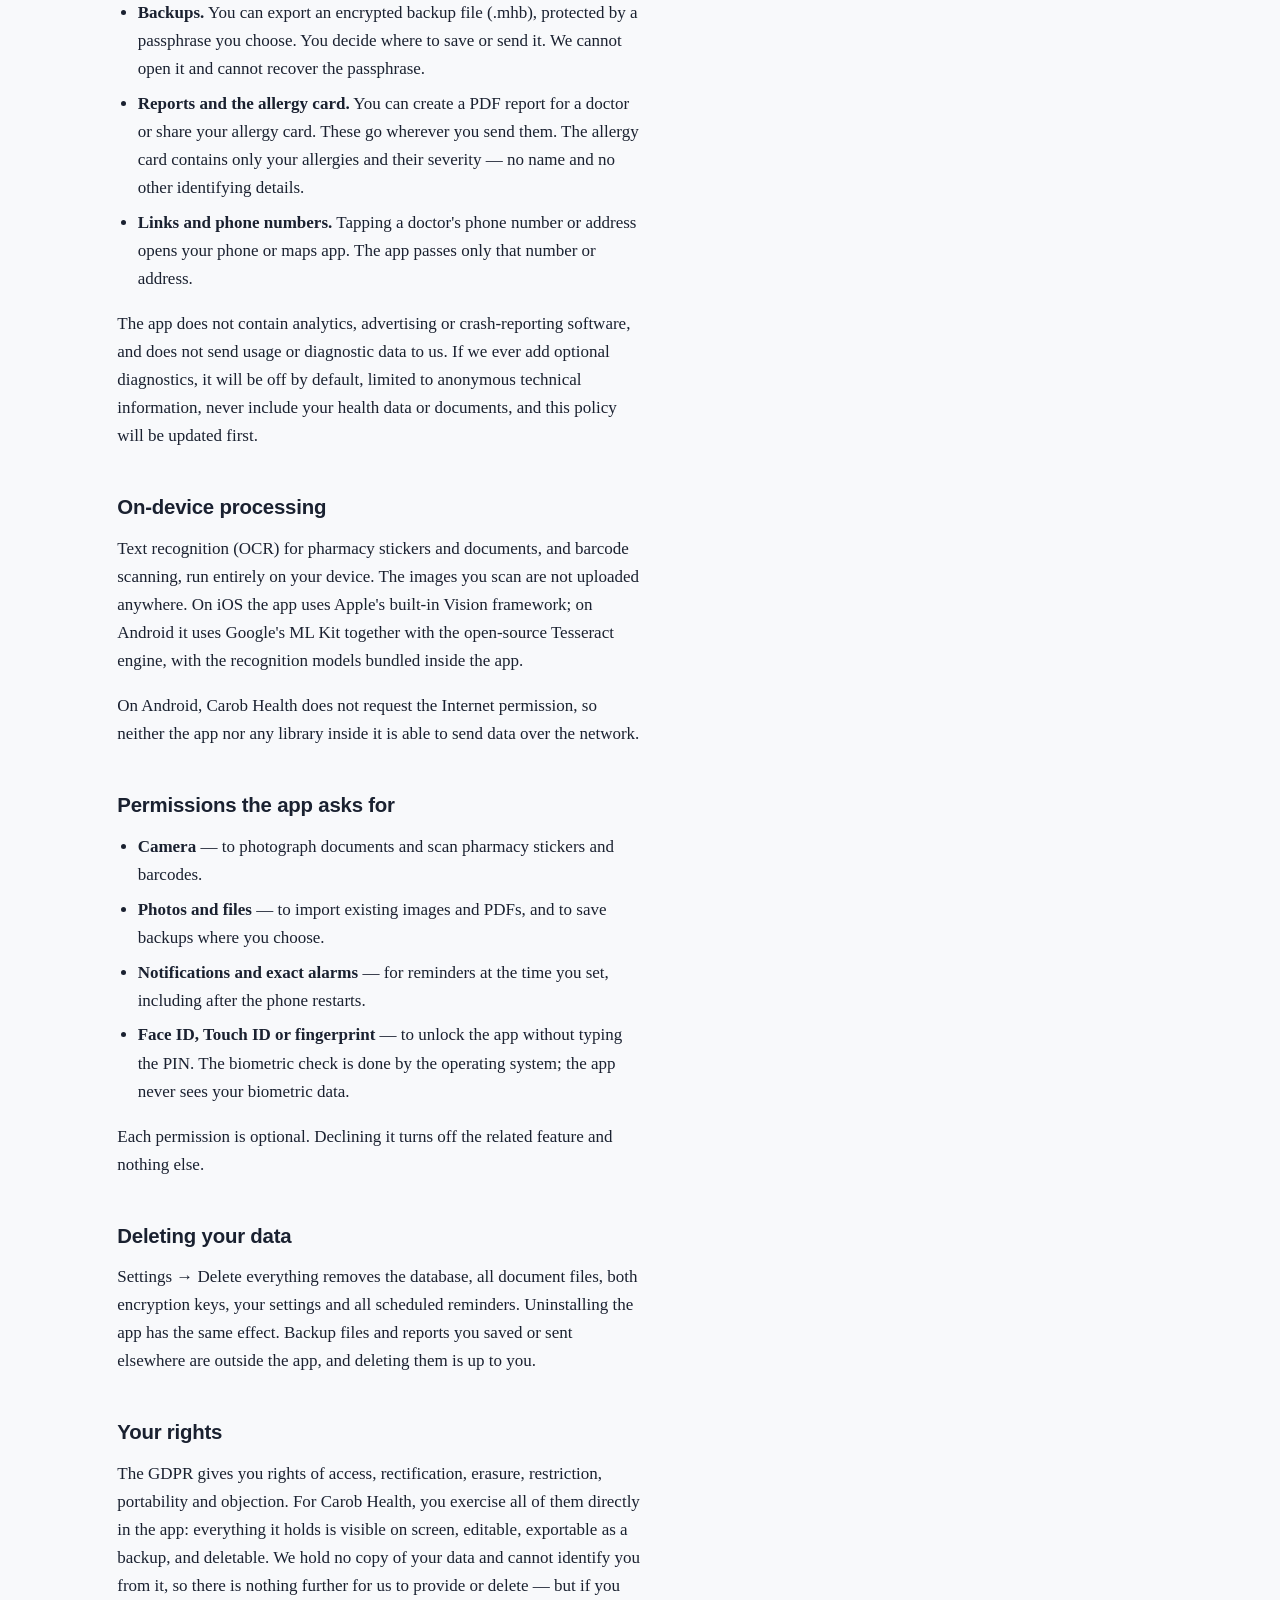
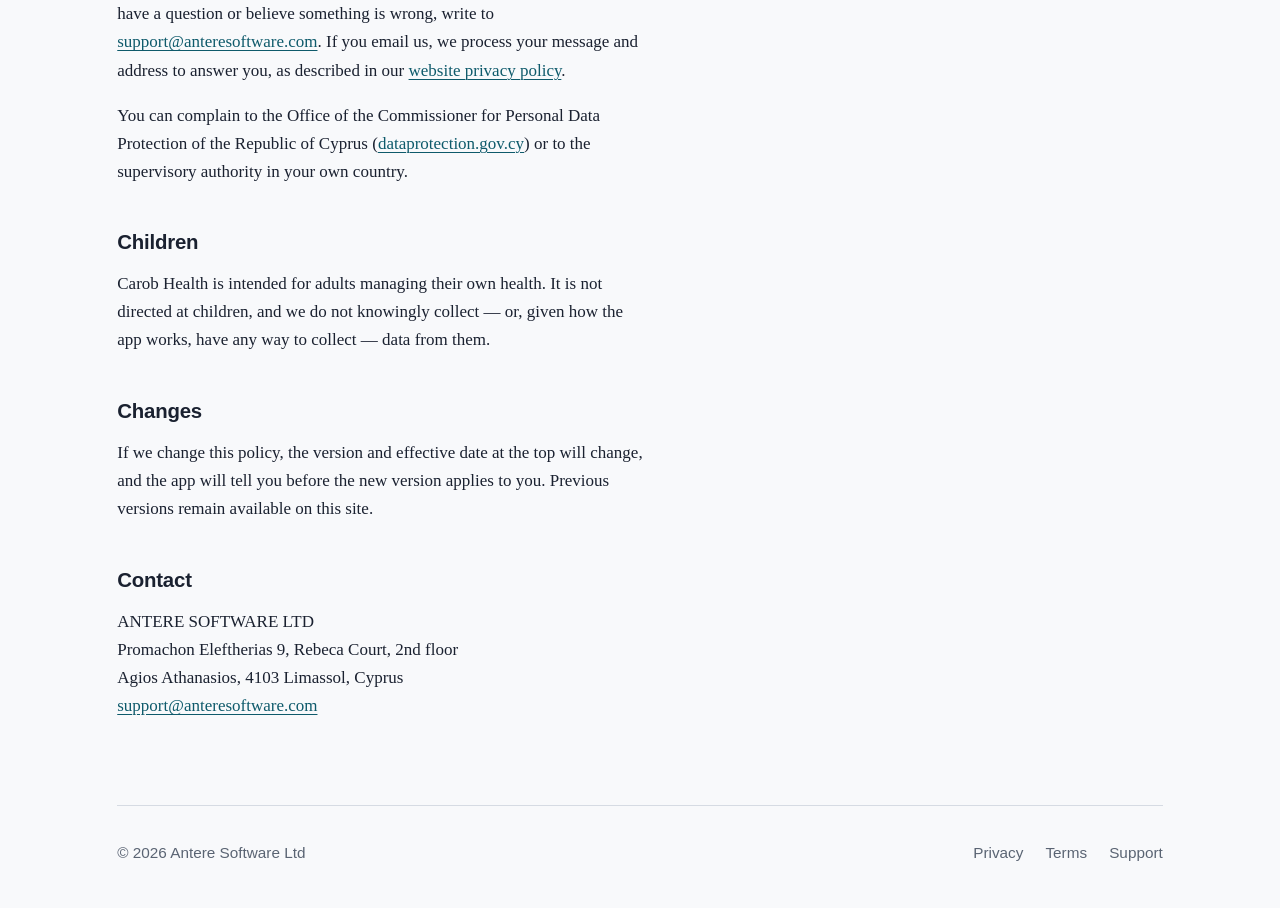
<file: apps/carob-health/privacy/2026-10-18.html>
<!doctype html>
<html lang="en">
<head>
  <meta charset="utf-8">
  <meta name="viewport" content="width=device-width, initial-scale=1">
  <meta name="color-scheme" content="light dark">
  <script>if(/[?&]embed(=|&|$)/.test(location.search))document.documentElement.classList.add('embed')</script>
  <title>Carob Health privacy policy, version 2026-10-18 (superseded) — Antere Software</title>
  <meta name="robots" content="noindex">
  <meta name="description" content="Privacy policy for the Carob Health app: all data stays on your device, encrypted; no account, no server, no analytics.">
  <link rel="stylesheet" href="/style.css?v=2">
  <link rel="icon" href="/favicon.svg" type="image/svg+xml">
</head>
<body>
<div class="wrap">

  <header class="site-header">
    <a class="brand" href="/" aria-label="Antere Software home">Ante<span class="re">re</span> <span class="co">Software</span></a>
    <nav class="site-nav" aria-label="Site">
      <a href="/support.html">Support</a>
      <a href="/privacy.html">Privacy</a>
      <a href="/terms.html">Terms</a>
    </nav>
  </header>

  <main class="page">
    <h1>Carob Health privacy policy</h1>
    <p class="meta">Version 2026-10-18. Effective 18 October 2026. Superseded on 9 November 2026 — see the <a href="/apps/carob-health/privacy.html">current version</a>.</p>

    <div class="prose">
      <h2>The short version</h2>
      <p>Carob Health keeps everything on your phone. There is no account, no server and no analytics. We — Antere Software Ltd — never receive your data, cannot see it, and cannot recover it. The only way data leaves your device is when you export or share it yourself.</p>
      <p>The rest of this policy explains that in the detail the law and the app stores require.</p>

      <h2>Who we are</h2>
      <p>Carob Health is published by ANTERE SOFTWARE LTD, a company registered in the Republic of Cyprus under number HE 497996, with its registered office at Promachon Eleftherias 9, Rebeca Court, 2nd floor, Agios Athanasios, 4103 Limassol, Cyprus ("Antere", "we", "us"). Questions about this policy go to <a href="mailto:support@anteresoftware.com">support@anteresoftware.com</a>.</p>

      <h2>What the app stores, and where</h2>
      <p>The app stores the information you choose to enter. All of it lives in a database on your device, encrypted with AES-256 (SQLCipher); document files are encrypted separately with their own key. Both keys are generated on your device and kept in the system's secure storage (Keychain on iOS, encrypted storage on Android). Depending on what you use, this includes:</p>
      <ul>
        <li>Your profile: a name if you give one, sex at birth, year of birth, height and weight, blood group, skin and hair colour for your figure, allergies, and health conditions or physical particulars you record.</li>
        <li>Medications and courses, with schedules, doses and stock counts.</li>
        <li>Doctor visits and their outcomes, and a contact list of doctors and clinics you add.</li>
        <li>Measurements such as blood pressure, blood sugar and weight.</li>
        <li>Your health journal.</li>
        <li>Documents you photograph or import — images and PDFs — and the text recognised from them.</li>
        <li>Reminder settings, and a verifier for your PIN (not the PIN itself).</li>
      </ul>
      <p>Much of this is health data, which the GDPR treats as a special category. Because it is stored and processed only on your device under your control, we do not process it, and no one at Antere has access to it. The app does not back it up to iCloud or Google's cloud backup: it is excluded from system backups on both platforms.</p>

      <h2>What leaves your device</h2>
      <p>Nothing, unless you send it. Specifically:</p>
      <ul>
        <li><strong>Backups.</strong> You can export an encrypted backup file (.mhb), protected by a passphrase you choose. You decide where to save or send it. We cannot open it and cannot recover the passphrase.</li>
        <li><strong>Reports and the allergy card.</strong> You can create a PDF report for a doctor or share your allergy card. These go wherever you send them. The allergy card contains only your allergies and their severity — no name and no other identifying details.</li>
        <li><strong>Links and phone numbers.</strong> Tapping a doctor's phone number or address opens your phone or maps app. The app passes only that number or address.</li>
      </ul>
      <p>The app does not contain analytics, advertising or crash-reporting software, and does not send usage or diagnostic data to us. If we ever add optional diagnostics, it will be off by default, limited to anonymous technical information, never include your health data or documents, and this policy will be updated first.</p>

      <h2>On-device processing</h2>
      <p>Text recognition (OCR) for pharmacy stickers and documents, and barcode scanning, run entirely on your device. The images you scan are not uploaded anywhere. On iOS the app uses Apple's built-in Vision framework; on Android it uses Google's ML Kit together with the open-source Tesseract engine, with the recognition models bundled inside the app.</p>
      <p>On Android, Carob Health does not request the Internet permission, so neither the app nor any library inside it is able to send data over the network.</p>

      <h2>Permissions the app asks for</h2>
      <ul>
        <li><strong>Camera</strong> — to photograph documents and scan pharmacy stickers and barcodes.</li>
        <li><strong>Photos and files</strong> — to import existing images and PDFs, and to save backups where you choose.</li>
        <li><strong>Notifications and exact alarms</strong> — for reminders at the time you set, including after the phone restarts.</li>
        <li><strong>Face ID, Touch ID or fingerprint</strong> — to unlock the app without typing the PIN. The biometric check is done by the operating system; the app never sees your biometric data.</li>
      </ul>
      <p>Each permission is optional. Declining it turns off the related feature and nothing else.</p>

      <h2>Deleting your data</h2>
      <p>Settings → Delete everything removes the database, all document files, both encryption keys, your settings and all scheduled reminders. Uninstalling the app has the same effect. Backup files and reports you saved or sent elsewhere are outside the app, and deleting them is up to you.</p>

      <h2>Your rights</h2>
      <p>The GDPR gives you rights of access, rectification, erasure, restriction, portability and objection. For Carob Health, you exercise all of them directly in the app: everything it holds is visible on screen, editable, exportable as a backup, and deletable. We hold no copy of your data and cannot identify you from it, so there is nothing further for us to provide or delete — but if you have a question or believe something is wrong, write to <a href="mailto:support@anteresoftware.com">support@anteresoftware.com</a>. If you email us, we process your message and address to answer you, as described in our <a href="/privacy.html">website privacy policy</a>.</p>
      <p>You can complain to the Office of the Commissioner for Personal Data Protection of the Republic of Cyprus (<a href="https://www.dataprotection.gov.cy" rel="noopener">dataprotection.gov.cy</a>) or to the supervisory authority in your own country.</p>

      <h2>Children</h2>
      <p>Carob Health is intended for adults managing their own health. It is not directed at children, and we do not knowingly collect — or, given how the app works, have any way to collect — data from them.</p>

      <h2>Changes</h2>
      <p>If we change this policy, the version and effective date at the top will change, and the app will tell you before the new version applies to you. Previous versions remain available on this site.</p>

      <h2>Contact</h2>
      <address>
        ANTERE SOFTWARE LTD<br>
        Promachon Eleftherias 9, Rebeca Court, 2nd floor<br>
        Agios Athanasios, 4103 Limassol, Cyprus<br>
        <a href="mailto:support@anteresoftware.com">support@anteresoftware.com</a>
      </address>
    </div>
  </main>

  <footer class="site-footer">
    <div>© 2026 Antere Software Ltd</div>
    <nav aria-label="Legal">
      <a href="/privacy.html">Privacy</a>
      <a href="/terms.html">Terms</a>
      <a href="/support.html">Support</a>
    </nav>
  </footer>

</div>
</body>
</html>
</file>
<file: style.css>
/* Antere Software — site styles
   No external requests: system fonts only. */

:root {
  --paper: #f8f9fb;
  --ink: #1a2130;
  --slate: #5a6473;
  --line: #d6dbe3;
  --sea: #0e5a6b;
  --sea-dark: #0a434f;
  --measure: 62ch;
  --wrap: 64rem;

  --sans: ui-sans-serif, "Helvetica Neue", "Segoe UI", Roboto, Arial, sans-serif;
  --serif: Charter, "Iowan Old Style", "Palatino Linotype", "Book Antiqua", Georgia, serif;
  color-scheme: light dark;
}

@media (prefers-color-scheme: dark) {
  :root {
    --paper: #141821;
    --ink: #e8eaef;
    --slate: #a3abb8;
    --line: #2a3140;
    --sea: #6fc3d3;
    --sea-dark: #9adbe6;
  }
}

/* Embedded mode (?embed=1): bare document for in-app WebViews.
   Hides site navigation and tightens vertical spacing. */

.embed .site-header,
.embed .site-footer { display: none; }
.embed .page { padding: 1.25rem 0 2rem; }
.embed .hero { padding: 1.5rem 0 1rem; }

* { box-sizing: border-box; }

html { font-size: 17px; }

body {
  margin: 0;
  background: var(--paper);
  color: var(--ink);
  font-family: var(--serif);
  line-height: 1.65;
  -webkit-font-smoothing: antialiased;
  text-rendering: optimizeLegibility;
}

a { color: var(--sea); text-decoration-thickness: 1px; text-underline-offset: 3px; }
a:hover { color: var(--sea-dark); }
a:focus-visible, button:focus-visible {
  outline: 2px solid var(--sea);
  outline-offset: 3px;
  border-radius: 2px;
}

.wrap {
  max-width: var(--wrap);
  margin: 0 auto;
  padding: 0 1.25rem;
}

/* Header */

.site-header {
  display: flex;
  align-items: center;
  justify-content: space-between;
  gap: 1.5rem;
  padding: 1.6rem 0;
}

/* Wordmark: "Antere" set tight and heavy, "re" in the accent, "Software" light. */
.brand {
  color: var(--ink);
  text-decoration: none;
  font-family: var(--sans);
  font-weight: 700;
  font-size: 1.25rem;
  letter-spacing: -.03em;
  line-height: 1;
}
.brand .re { color: var(--sea); }
.brand .co { font-weight: 400; color: var(--slate); letter-spacing: -.01em; }
.brand:hover .co { color: var(--ink); }

.site-nav {
  display: flex;
  gap: 1.4rem;
  font-family: var(--sans);
  font-size: .95rem;
}
.site-nav a { color: var(--slate); text-decoration: none; }
.site-nav a:hover { color: var(--ink); }
.site-nav a[aria-current="page"] { color: var(--ink); text-decoration: underline; text-underline-offset: 5px; }

/* Hero */

.hero { padding: 5.5rem 0 4.5rem; }

.hero h1 {
  font-family: var(--sans);
  font-weight: 700;
  font-size: clamp(2.3rem, 5.4vw, 3.9rem);
  line-height: 1.04;
  letter-spacing: -.028em;
  margin: 0 0 1.6rem;
  max-width: 18ch;
}

.hero p {
  font-size: 1.22rem;
  line-height: 1.55;
  color: var(--slate);
  max-width: 44ch;
  margin: 0;
}

/* Labelled sections: label on the left, content on the right */

.row {
  display: grid;
  grid-template-columns: 11rem 1fr;
  gap: 2rem 3rem;
  padding: 3rem 0;
  border-top: 1px solid var(--line);
}

.row > h2 {
  font-family: var(--sans);
  font-weight: 600;
  font-size: 1rem;
  letter-spacing: -.005em;
  color: var(--ink);
  margin: .2rem 0 0;
}

.row .content { max-width: var(--measure); }
.row .content > p { margin: 0 0 1.1rem; }
.row .content > p:last-child { margin-bottom: 0; }
.row .content h3 {
  font-family: var(--sans);
  font-size: 1.05rem;
  font-weight: 600;
  margin: 1.6rem 0 .4rem;
}
.row .content h3:first-child { margin-top: 0; }

/* Product entry on the home page */

.product a {
  font-family: var(--sans);
  font-weight: 600;
  font-size: 1.05rem;
  color: var(--ink);
  text-decoration: none;
}
.product a:hover { color: var(--sea-dark); text-decoration: underline; }
.product-status {
  font-family: var(--sans);
  font-size: .85rem;
  color: var(--slate);
  margin-left: .6rem;
}

/* Definition list for company facts */

.facts {
  display: grid;
  grid-template-columns: max-content 1fr;
  gap: .55rem 1.75rem;
  margin: 0;
}
.facts dt { font-family: var(--sans); font-size: .92rem; color: var(--slate); padding-top: .12rem; }
.facts dd { margin: 0; }

/* App product page */

.app-hero {
  display: grid;
  grid-template-columns: 6rem 1fr;
  gap: 2rem;
  align-items: start;
  padding: 4rem 0 3rem;
}
.app-hero img {
  width: 6rem; height: 6rem;
  border-radius: 1.35rem;
  display: block;
}
.app-hero h1 {
  font-family: var(--sans);
  font-weight: 700;
  font-size: clamp(2rem, 4.6vw, 3.1rem);
  letter-spacing: -.025em;
  line-height: 1.05;
  margin: 0 0 1rem;
}
.app-hero .tagline {
  font-size: 1.18rem;
  line-height: 1.5;
  color: var(--slate);
  max-width: 46ch;
  margin: 0;
}
.feature-list { margin: 0; padding: 0; list-style: none; }
.feature-list li { margin: 0 0 .9rem; padding-left: 1.1rem; position: relative; }
.feature-list li::before {
  content: ""; position: absolute; left: 0; top: .72em;
  width: .4rem; height: .4rem; border-radius: 50%; background: var(--sea);
}
.feature-list strong { font-family: var(--sans); font-weight: 600; font-size: .98rem; }

@media (max-width: 40rem) {
  .app-hero { grid-template-columns: 1fr; gap: 1.2rem; padding: 2.5rem 0 2rem; }
  .app-hero img { width: 4.5rem; height: 4.5rem; border-radius: 1rem; }
}

/* Long-form pages (privacy, terms) */

.page { padding: 3.5rem 0 2rem; }
.page h1 {
  font-family: var(--sans);
  font-weight: 700;
  font-size: clamp(1.9rem, 4vw, 2.6rem);
  letter-spacing: -.022em;
  line-height: 1.1;
  margin: 0 0 .5rem;
}
.page .meta { font-family: var(--sans); color: var(--slate); font-size: .95rem; margin: 0 0 2.5rem; }

.prose { max-width: var(--measure); }
.prose h2 {
  font-family: var(--sans);
  font-size: 1.2rem;
  font-weight: 600;
  letter-spacing: -.01em;
  margin: 2.4rem 0 .6rem;
}
.prose p { margin: 0 0 1rem; }
.prose ul { padding-left: 1.2rem; margin: 0 0 1rem; }
.prose li { margin-bottom: .4rem; }
.prose address { font-style: normal; }

/* Footer */

.site-footer {
  margin-top: 3rem;
  padding: 2rem 0 2.5rem;
  border-top: 1px solid var(--line);
  display: flex;
  justify-content: space-between;
  gap: 1.5rem;
  flex-wrap: wrap;
  font-family: var(--sans);
  font-size: .9rem;
  color: var(--slate);
}
.site-footer nav { display: flex; gap: 1.3rem; }
.site-footer a { color: var(--slate); text-decoration: none; }
.site-footer a:hover { color: var(--ink); }

/* Small screens */

@media (max-width: 40rem) {
  .site-header { flex-direction: column; align-items: flex-start; gap: .9rem; }
  .hero { padding: 3.5rem 0 3rem; }
  .row { grid-template-columns: 1fr; gap: .9rem; padding: 2.2rem 0; }
  .facts { grid-template-columns: 1fr; gap: .2rem; }
  .facts dd { margin-bottom: .7rem; }
}

@media (prefers-reduced-motion: no-preference) {
  a { transition: color .12s ease; }
}
</file>
